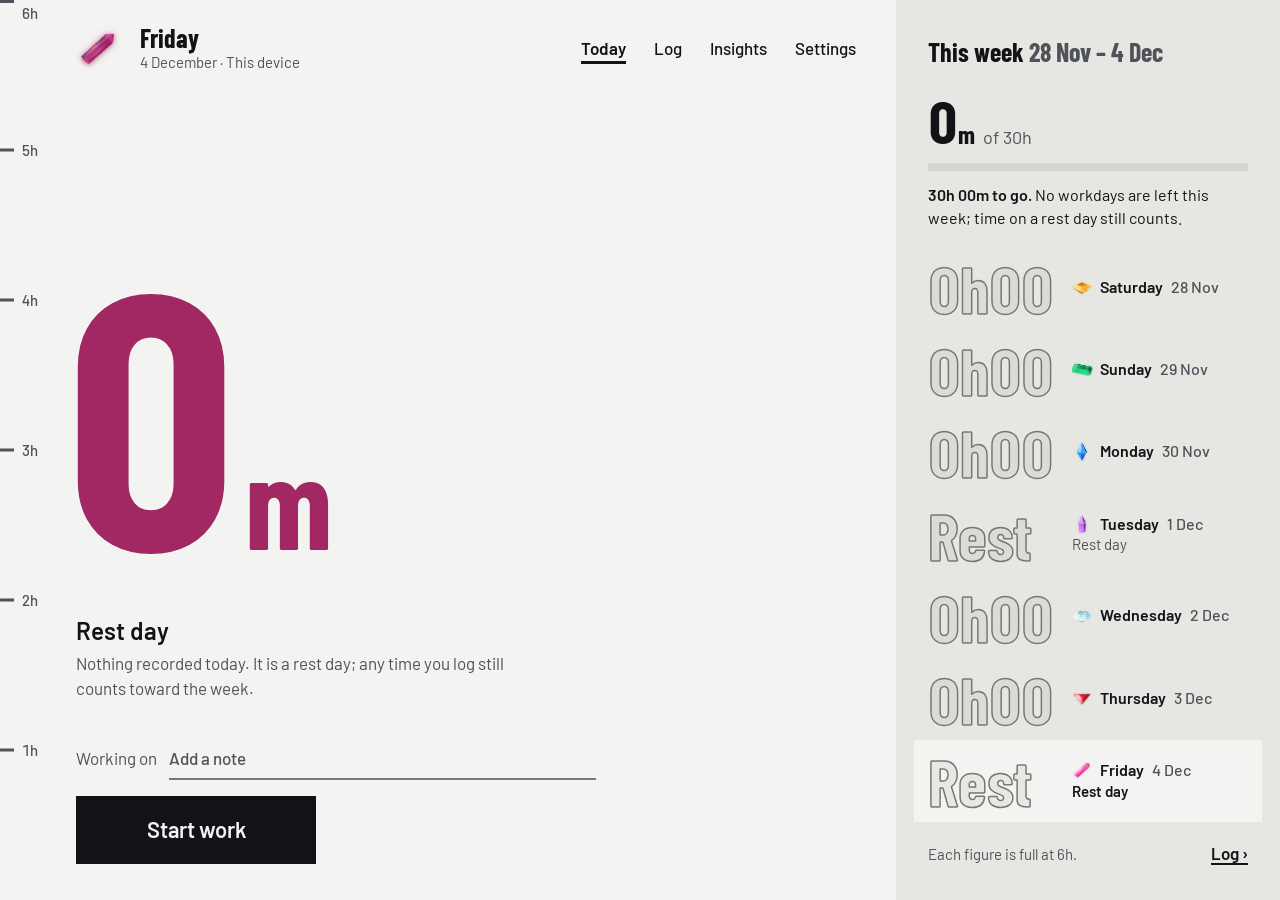
<file: index.html>
<!DOCTYPE html>
<html lang="en">
<head>
    <meta charset="UTF-8">
    <meta name="viewport" content="width=device-width, initial-scale=1, viewport-fit=cover">
    <title>Today · FlowFocus</title>
    <meta name="description" content="A visual timer for your contracted hours: 6 a workday, 30 a week.">
    <link rel="manifest" href="manifest.json">
    <meta name="theme-color" content="#F3F3F1" media="(prefers-color-scheme: light)">
    <meta name="theme-color" content="#0B0C0E" media="(prefers-color-scheme: dark)">
    <meta name="mobile-web-app-capable" content="yes">
    <meta name="apple-mobile-web-app-capable" content="yes">
    <meta name="apple-mobile-web-app-status-bar-style" content="default">
    <meta name="apple-mobile-web-app-title" content="FlowFocus">
    <link rel="icon" type="image/png" sizes="32x32" href="icons/favicon-32.png">
    <link rel="icon" type="image/png" sizes="192x192" href="icons/icon-192.png">
    <link rel="apple-touch-icon" href="icons/apple-touch-icon.png">
    <link rel="preload" href="assets/fonts/barlow-condensed-700-latin.woff2" as="font" type="font/woff2" crossorigin>
    <script>
        // Before first paint: today's gem and the saved appearance, so nothing flashes.
        (function () {
            var gems = ['emerald', 'sapphire', 'amethyst', 'diamond', 'ruby', 'tourmaline', 'topaz'];
            var root = document.documentElement;
            var offset = 0;
            try {
                if (/^(localhost|127\.0\.0\.1)$/.test(location.hostname)) offset = Number(localStorage.getItem('flowFocusDevOffset')) || 0;
                var prefs = JSON.parse(localStorage.getItem('flowFocusPrefs') || '{}');
                if (prefs.mode === 'light' || prefs.mode === 'dark') root.dataset.mode = prefs.mode;
            } catch (e) { /* storage unavailable */ }
            root.dataset.gem = gems[new Date(Date.now() + offset).getDay()];
        })();
    </script>
    <link rel="stylesheet" href="css/tokens.css">
    <link rel="stylesheet" href="css/base.css">
    <link rel="stylesheet" href="css/components.css">
    <link rel="stylesheet" href="css/views.css">
    <link rel="stylesheet" href="css/gems.css">
    <script type="module" src="js/app.js"></script>
</head>
<body data-route="today">
    <a class="skip" href="#main">Skip to content</a>

    <div class="dayband" aria-hidden="true" title="Today so far"><span class="dayband-fill" id="daybandFill"></span></div>

    <header class="shell" id="shell">
        <a class="brand gem-host" href="#/today">
            <span class="brand-gem" id="brandGem"></span>
            <span class="brand-text">
                <span class="brand-name">FlowFocus</span>
                <span class="brand-sub"><span class="long" id="brandLong"></span><span class="short" id="brandShort"></span> · <span class="sync" data-sync-label></span></span>
            </span>
        </a>
        <nav class="nav" aria-label="Screens" data-nav-host="nav-a"></nav>
        <div class="menu-wrap">
            <button class="menu-btn" type="button" aria-expanded="false" aria-controls="shellMenu">Menu</button>
            <div class="menu" id="shellMenu" data-menu hidden></div>
        </div>
    </header>

    <main id="main" tabindex="-1">
        <div class="panes view-today" id="view-today" data-view="today"></div>
        <div class="wrap view-log" id="view-log" data-view="log" hidden></div>
        <div class="wrap view-insights" id="view-insights" data-view="insights" hidden></div>
        <div class="wrap view-settings" id="view-settings" data-view="settings" hidden></div>
    </main>

    <div class="window-banner" id="windowBanner" role="region" aria-label="View-only window" hidden></div>
    <div class="notices" id="notices" aria-live="polite" aria-relevant="additions"></div>

    <noscript><p class="noscript">FlowFocus needs JavaScript to run its timer.</p></noscript>
</body>
</html>
</file>
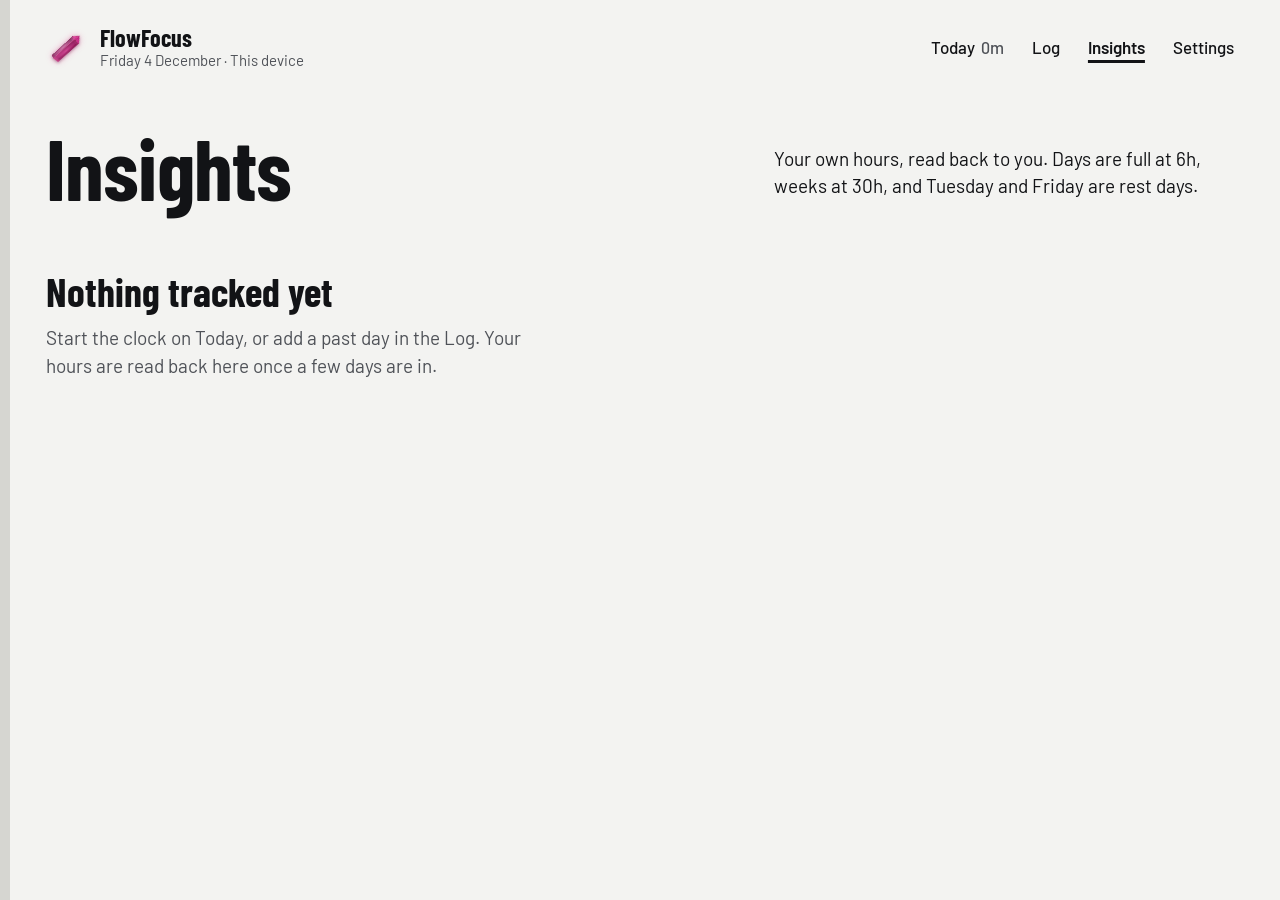
<file: weekly-reflection.html>
<!DOCTYPE html>
<html lang="en">
<head>
    <meta charset="UTF-8">
    <meta name="viewport" content="width=device-width, initial-scale=1">
    <title>FlowFocus</title>
    <meta http-equiv="refresh" content="0; url=./index.html#/insights">
    <script>location.replace('./index.html#/insights');</script>
    <style>
        body { margin: 0; padding: 24px 16px; background: #F4F5F7; color: #111317; font: 16px/1.5 system-ui, sans-serif; }
        a { color: inherit; font-weight: 700; }
        @media (prefers-color-scheme: dark) { body { background: #0E0F11; color: #F4F5F7; } }
    </style>
</head>
<body>
    <p>Insights now live inside FlowFocus. <a href="./index.html#/insights">Open Insights</a>.</p>
</body>
</html>
</file>
<file: css/tokens.css>
/* FlowFocus tokens: the flood and the filled numerals.
   One display face (Barlow Condensed 700, for the ink mass its filled numerals
   carry) and one text face (Barlow). The day's gem colour fills things from the
   bottom up, flat and hard: the whole Today screen against 6h, every numeral
   against 6h for a day or 30h for a week. Pale ground and dark ink, or a
   near-black ground for evenings.

   Mode: no data-mode follows the device; data-mode="light" or "dark" is the
   choice made in Settings (index.html applies it before first paint).

   Memory: nothing here is registered with @property. The levels (--lvl,
   --level, --cut, --p) are plain custom properties read by clip-path and
   transform, and only those standard properties are transitioned. Animating a
   registered custom property fills Blink's computed-value cache (see gems.css). */

/* ------------------------------------------------------------ faces (self-hosted, latin, OFL) */

@font-face {
    font-family: "Barlow Condensed";
    font-style: normal;
    font-weight: 700;
    font-display: swap;
    src: url("../assets/fonts/barlow-condensed-700-latin.woff2") format("woff2");
    unicode-range: U+0000-00FF, U+0131, U+0152-0153, U+02BB-02BC, U+02C6, U+02DA, U+02DC, U+0304, U+0308, U+0329, U+2000-206F, U+20AC, U+2122, U+2191, U+2193, U+2212, U+2215, U+FEFF, U+FFFD;
}

@font-face {
    font-family: "Barlow";
    font-style: normal;
    font-weight: 400;
    font-display: swap;
    src: url("../assets/fonts/barlow-400-latin.woff2") format("woff2");
    unicode-range: U+0000-00FF, U+0131, U+0152-0153, U+02BB-02BC, U+02C6, U+02DA, U+02DC, U+0304, U+0308, U+0329, U+2000-206F, U+20AC, U+2122, U+2191, U+2193, U+2212, U+2215, U+FEFF, U+FFFD;
}

@font-face {
    font-family: "Barlow";
    font-style: normal;
    font-weight: 500;
    font-display: swap;
    src: url("../assets/fonts/barlow-500-latin.woff2") format("woff2");
    unicode-range: U+0000-00FF, U+0131, U+0152-0153, U+02BB-02BC, U+02C6, U+02DA, U+02DC, U+0304, U+0308, U+0329, U+2000-206F, U+20AC, U+2122, U+2191, U+2193, U+2212, U+2215, U+FEFF, U+FFFD;
}

@font-face {
    font-family: "Barlow";
    font-style: normal;
    font-weight: 600;
    font-display: swap;
    src: url("../assets/fonts/barlow-600-latin.woff2") format("woff2");
    unicode-range: U+0000-00FF, U+0131, U+0152-0153, U+02BB-02BC, U+02C6, U+02DA, U+02DC, U+0304, U+0308, U+0329, U+2000-206F, U+20AC, U+2122, U+2191, U+2193, U+2212, U+2215, U+FEFF, U+FFFD;
}

/* ------------------------------------------------------------ light (the default) */

:root {
    color-scheme: light;

    /* grounds and inks */
    --ground: #F3F3F1;
    --surface: #E6E6E2;
    --raised: #FBFBFA;
    --ink: #121316;
    --muted: #4F5258;
    --still-mix: #C3C3BE;
    --track: #D6D6D1;
    --shadow: 0 18px 48px rgb(0 0 0 / 0.18);

    /* break and warnings */
    --break: #12A39A;
    --break-ink: #0B6E68;
    --break-on: #0B1110;
    --warn: #A3122E;

    /* the empty numeral: a drawn edge at 3:1 on ground and surface, and a faint inside */
    --edge: #7A7A76;
    --void: color-mix(in oklab, var(--ink) 5%, transparent);

    /* gems: fill, an ink shade for edges and text, and the colour for marks printed over the fill */
    --topaz: #F29A0E;      --topaz-ink: #8F5A00;      --topaz-on: #111317;
    --emerald: #17925C;    --emerald-ink: #0C6440;    --emerald-on: #FFFFFF;
    --sapphire: #2453CC;   --sapphire-ink: #1A3E9E;   --sapphire-on: #FFFFFF;
    --amethyst: #8444C6;   --amethyst-ink: #612F97;   --amethyst-on: #FFFFFF;
    --diamond: #A9D2E4;    --diamond-ink: #2F6684;    --diamond-on: #111317;
    --ruby: #D42A4C;       --ruby-ink: #9A1533;       --ruby-on: #FFFFFF;
    --tourmaline: #D6428A; --tourmaline-ink: #A12863; --tourmaline-on: #FFFFFF;
    --clear: #CDD2D9;      --clear-ink: #5D646E;      --clear-on: #111317;

    /* gem facets (gems.css): how much of the gem sits at the lit and shaded ends of a facet */
    --gem-lift: #FFFFFF;
    --gem-sink: #000000;
    --gem-lit-k: 64%;
    --gem-shade-k: 62%;
    --gem-pale-lit-k: 82%;
    --gem-deep-lift: 0%;
    --gem-bloom: 30%;

    /* type */
    --f-display: "Barlow Condensed", "Arial Narrow", "Roboto Condensed", sans-serif;
    --f-text: "Barlow", "Segoe UI", system-ui, sans-serif;

    /* motion */
    --rise: 1100ms;
    --ease-rise: cubic-bezier(0.22, 0.8, 0.3, 1);
    --ease-out: cubic-bezier(0.16, 1, 0.3, 1);

    /* Today's stage: the scale lives in the left gutter */
    --x0: 76px;
    --gut-r: 40px;
    --top: 24px;
    /* the other screens' frame */
    --gut: clamp(20px, 3.6vw, 56px);
    --band: 10px;
}

/* ------------------------------------------------------------ dark: by choice, or by the device */

:root[data-mode="dark"] {
    color-scheme: dark;
    --ground: #0B0C0E;
    --surface: #17181B;
    --raised: #1F2024;
    --ink: #EDEDEA;
    --muted: #A3A6AB;
    --still-mix: #8E8F92;
    --track: #2A2B2F;
    --shadow: 0 18px 48px rgb(0 0 0 / 0.6);
    --break: #2BBFB4;
    --break-ink: #7BE0D7;
    --break-on: #0B1110;
    --warn: #FF9AAE;
    --edge: #6E6F73;
    --void: color-mix(in oklab, var(--ink) 6%, transparent);

    --topaz: #F2AA34;      --topaz-ink: #FFC766;      --topaz-on: #111317;
    --emerald: #2DB077;    --emerald-ink: #6FD9A4;    --emerald-on: #0E0F11;
    --sapphire: #5584F0;   --sapphire-ink: #A3BCFF;   --sapphire-on: #0E0F11;
    --amethyst: #A36EE6;   --amethyst-ink: #CFAEFF;   --amethyst-on: #0E0F11;
    --diamond: #8EBDD2;    --diamond-ink: #BFE3F2;    --diamond-on: #0E0F11;
    --ruby: #E8506E;       --ruby-ink: #FF9AAE;       --ruby-on: #0E0F11;
    --tourmaline: #EC69A9; --tourmaline-ink: #FFA3CF; --tourmaline-on: #0E0F11;
    --clear: #5A616B;      --clear-ink: #AEB5BE;      --clear-on: #F1F2F4;

    --gem-lit-k: 70%;
    --gem-shade-k: 58%;
    --gem-pale-lit-k: 70%;
    --gem-deep-lift: 30%;
    --gem-bloom: 42%;
}

@media (prefers-color-scheme: dark) {
    :root:not([data-mode="light"]) {
        color-scheme: dark;
        --ground: #0B0C0E;
        --surface: #17181B;
        --raised: #1F2024;
        --ink: #EDEDEA;
        --muted: #A3A6AB;
        --still-mix: #8E8F92;
        --track: #2A2B2F;
        --shadow: 0 18px 48px rgb(0 0 0 / 0.6);
        --break: #2BBFB4;
        --break-ink: #7BE0D7;
        --break-on: #0B1110;
        --warn: #FF9AAE;
        --edge: #6E6F73;
        --void: color-mix(in oklab, var(--ink) 6%, transparent);

        --topaz: #F2AA34;      --topaz-ink: #FFC766;      --topaz-on: #111317;
        --emerald: #2DB077;    --emerald-ink: #6FD9A4;    --emerald-on: #0E0F11;
        --sapphire: #5584F0;   --sapphire-ink: #A3BCFF;   --sapphire-on: #0E0F11;
        --amethyst: #A36EE6;   --amethyst-ink: #CFAEFF;   --amethyst-on: #0E0F11;
        --diamond: #8EBDD2;    --diamond-ink: #BFE3F2;    --diamond-on: #0E0F11;
        --ruby: #E8506E;       --ruby-ink: #FF9AAE;       --ruby-on: #0E0F11;
        --tourmaline: #EC69A9; --tourmaline-ink: #FFA3CF; --tourmaline-on: #0E0F11;
        --clear: #5A616B;      --clear-ink: #AEB5BE;      --clear-on: #F1F2F4;

        --gem-lit-k: 70%;
        --gem-shade-k: 58%;
        --gem-pale-lit-k: 70%;
        --gem-deep-lift: 30%;
        --gem-bloom: 42%;
    }
}

/* ------------------------------------------------------------ gems */

/* Each gem-bearing element names its gem; --g (fill), --gi (ink), --go (marks on the fill) follow. */
[data-gem="topaz"] { --g: var(--topaz); --gi: var(--topaz-ink); --go: var(--topaz-on); }
[data-gem="emerald"] { --g: var(--emerald); --gi: var(--emerald-ink); --go: var(--emerald-on); }
[data-gem="sapphire"] { --g: var(--sapphire); --gi: var(--sapphire-ink); --go: var(--sapphire-on); }
[data-gem="amethyst"] { --g: var(--amethyst); --gi: var(--amethyst-ink); --go: var(--amethyst-on); }
[data-gem="diamond"] { --g: var(--diamond); --gi: var(--diamond-ink); --go: var(--diamond-on); }
[data-gem="ruby"] { --g: var(--ruby); --gi: var(--ruby-ink); --go: var(--ruby-on); }
[data-gem="tourmaline"] { --g: var(--tourmaline); --gi: var(--tourmaline-ink); --go: var(--tourmaline-on); }
[data-gem="clear"] { --g: var(--clear); --gi: var(--clear-ink); --go: var(--clear-on); }

/* A cut gem's glass: three stops in OKLCH, deep (shadow) -> mid (body) -> hi (lit),
   held at full chroma so shaded facets go rich, not grey, and lit ones glow in
   their own colour. --glass is how much of the inside shows through a facet. */
:is(.gem, .gem-grad)[data-gem="topaz"] { --c-deep: oklch(0.3 0.095 52); --c-mid: oklch(0.74 0.175 65); --c-hi: oklch(0.94 0.15 92); --glass: 0.82; }
:is(.gem, .gem-grad)[data-gem="emerald"] { --c-deep: oklch(0.19 0.075 168); --c-mid: oklch(0.55 0.175 158); --c-hi: oklch(0.86 0.215 156); --glass: 0.86; }
:is(.gem, .gem-grad)[data-gem="sapphire"] { --c-deep: oklch(0.17 0.115 268); --c-mid: oklch(0.46 0.215 264); --c-hi: oklch(0.78 0.17 245); --glass: 0.85; }
:is(.gem, .gem-grad)[data-gem="amethyst"] { --c-deep: oklch(0.18 0.12 305); --c-mid: oklch(0.5 0.235 305); --c-hi: oklch(0.8 0.17 318); --glass: 0.87; }
:is(.gem, .gem-grad)[data-gem="diamond"] { --c-deep: oklch(0.3 0.1 255); --c-mid: oklch(0.88 0.06 220); --c-hi: oklch(1 0.005 205); --glass: 0.8; --spec-pow: 5; }
:is(.gem, .gem-grad)[data-gem="ruby"] { --c-deep: oklch(0.17 0.11 18); --c-mid: oklch(0.5 0.245 24); --c-hi: oklch(0.77 0.2 18); --glass: 0.85; }
:is(.gem, .gem-grad)[data-gem="tourmaline"] { --c-deep: oklch(0.2 0.125 350); --c-mid: oklch(0.56 0.25 355); --c-hi: oklch(0.82 0.18 350); --glass: 0.86; }
:is(.gem, .gem-grad)[data-gem="clear"] { --c-deep: oklch(0.28 0.07 265); --c-mid: oklch(0.86 0.03 240); --c-hi: oklch(1 0.004 225); --glass: 0.8; --spec-pow: 5; }
</file>
<file: css/base.css>
/* Base: reset, type, focus, and the filled numeral. */

*, *::before, *::after { box-sizing: border-box; }

html {
    -webkit-text-size-adjust: 100%;
    text-size-adjust: 100%;
}

body {
    margin: 0;
    min-height: 100vh;
    background: var(--ground);
    color: var(--ink);
    font: 400 17px/1.5 var(--f-text);
    font-kerning: normal;
    -webkit-font-smoothing: antialiased;
    -webkit-tap-highlight-color: transparent;
}

h1, h2, h3, p, dl, dd, figure { margin: 0; }
ol, ul { margin: 0; padding: 0; list-style: none; }
button, input, select, textarea { font: inherit; color: inherit; }
a { color: inherit; text-underline-offset: 0.2em; text-decoration-thickness: 2px; }
[hidden] { display: none !important; }
::selection { background: var(--ink); color: var(--ground); }
:focus-visible { outline: 3px solid var(--ink); outline-offset: 3px; }
:focus:not(:focus-visible) { outline: none; }
.tnum { font-variant-numeric: tabular-nums; }
.muted { color: var(--muted); }

.sr-only {
    position: absolute;
    width: 1px;
    height: 1px;
    overflow: hidden;
    clip-path: inset(50%);
    white-space: nowrap;
}

.skip {
    position: absolute;
    z-index: 40;
    left: 16px;
    top: -100px;
    padding: 12px 16px;
    background: var(--ink);
    color: var(--ground);
    font-weight: 600;
}
.skip:focus { top: 12px; }

#main:focus,
h1[tabindex="-1"]:focus { outline: none; }

.noscript { padding: 24px var(--gut); font-size: 19px; }

/* ============================================================ the filled numeral */

/* Two copies of the same figures: the empty vessel (a faint inside, a drawn edge)
   and the gem-coloured copy, cut off flat at the level (--lvl, 0 to 1). The box
   is trimmed to the cap height and the baseline, so the level is a share of the
   figures themselves. Only clip-path is transitioned; --lvl is never registered. */
.nf {
    position: relative;
    display: block;
    width: max-content;
    font-family: var(--f-display);
    font-weight: 700;
    line-height: 1;
    letter-spacing: -0.01em;
    white-space: nowrap;
    font-variant-numeric: tabular-nums lining-nums;
    color: var(--edge);
    -webkit-text-fill-color: var(--void);
    -webkit-text-stroke: max(1.5px, 0.012em) currentColor;
    paint-order: stroke fill;
    text-box: trim-both cap alphabetic;
    pointer-events: none;
}

.nf-fill {
    position: absolute;
    inset: 0;
    -webkit-text-fill-color: var(--g, var(--ink));
    -webkit-text-stroke-color: var(--gi, var(--ink));
    text-box: trim-both cap alphabetic;
    /* a hard, flat edge at the level */
    clip-path: inset(calc((1 - var(--lvl, 0)) * 100%) -12% -0.02em -12%);
    transition: clip-path var(--rise) var(--ease-rise);
}
.nf.is-empty .nf-fill { visibility: hidden; }

/* A week fills with each day in turn: one copy per day, cut to its own band. */
.nf-band {
    position: absolute;
    inset: 0;
    -webkit-text-fill-color: var(--g);
    -webkit-text-stroke-color: var(--gi);
    text-box: trim-both cap alphabetic;
    clip-path: inset(calc((1 - var(--to)) * 100%) -12% calc(var(--from) * 100%) -12%);
}
.nf-band.is-first { clip-path: inset(calc((1 - var(--to)) * 100%) -12% -0.02em -12%); }

/* On a dark ground the filled copy's edge is the fill itself. */
:root[data-mode="dark"] :is(.nf-fill, .nf-band) { -webkit-text-stroke-color: var(--g, var(--ink)); }
@media (prefers-color-scheme: dark) {
    :root:not([data-mode="light"]) :is(.nf-fill, .nf-band) { -webkit-text-stroke-color: var(--g, var(--ink)); }
}

/* ============================================================ motion */

@media (prefers-reduced-motion: reduce) {
    *, *::before, *::after {
        transition: none !important;
        animation: none !important;
        scroll-behavior: auto !important;
    }
}
</file>
<file: css/components.css>
/* Components shared by every screen: the shell, links, the menu, buttons,
   fields, the week bar, notices and the view-only banner. */

/* ============================================================ the shell (every screen but Today) */

/* Today's level, always at the window's left edge: a thin flood. */
.dayband {
    position: fixed;
    z-index: 5;
    left: 0;
    top: 0;
    bottom: 0;
    width: var(--band);
    background: var(--track);
}
.dayband-fill {
    position: absolute;
    inset: 0;
    background: var(--g);
    clip-path: inset(calc((1 - var(--lvl, 0)) * 100%) 0 0 0);
    transition: clip-path var(--rise) var(--ease-rise);
}

.shell {
    position: relative;
    z-index: 6;
    display: flex;
    align-items: center;
    justify-content: space-between;
    gap: 16px;
    min-height: 88px;
    padding: 16px var(--gut) 8px;
}

body[data-route="today"] :is(.shell, .dayband) { display: none; }

.brand { display: flex; align-items: center; gap: 14px; min-width: 0; text-decoration: none; }
.brand-gem { flex: none; display: grid; place-items: center; width: 40px; height: 40px; }
.brand-text { display: grid; min-width: 0; }
.brand-name { font: 700 24px/1.05 var(--f-display); }
.brand-sub { font-size: 15px; line-height: 1.35; color: var(--muted); white-space: nowrap; }
.brand-sub .short { display: none; }
.brand:hover .brand-name { text-decoration: underline; text-underline-offset: 0.18em; }

.sync.is-error { color: var(--warn); font-weight: 600; }

.nav { display: flex; align-items: center; gap: 4px; margin-right: -12px; }
.nav-a,
.menu-btn {
    display: inline-flex;
    align-items: center;
    gap: 6px;
    min-height: 44px;
    padding: 0 12px;
    font-size: 17px;
    font-weight: 500;
    text-decoration: none;
    background: none;
    border: 0;
    cursor: pointer;
}
.nav-a:hover,
.menu-btn:hover { text-decoration: underline; text-underline-offset: 0.25em; }
.nav-a[aria-current="page"] {
    font-weight: 600;
    text-decoration: underline;
    text-decoration-thickness: 3px;
    text-underline-offset: 0.35em;
}
.nav-fig { color: var(--muted); font-weight: 500; font-variant-numeric: tabular-nums; }
[aria-current="page"] > .nav-fig { display: none; }

.menu-wrap { position: relative; display: none; }
.menu-btn { margin-right: -12px; font-weight: 600; }
.menu {
    position: absolute;
    z-index: 30;
    top: calc(100% + 8px);
    right: -8px;
    width: min(320px, calc(100vw - 32px));
    padding: 8px 0 16px;
    background: var(--ground);
    color: var(--ink);
    box-shadow: var(--shadow); /* the menu floats over the page */
}
.menu-a {
    display: flex;
    align-items: center;
    gap: 8px;
    min-height: 52px;
    padding: 0 20px;
    font-size: 19px;
    font-weight: 500;
    text-decoration: none;
}
.menu-a:hover { background: var(--surface); }
.menu-a[aria-current="page"] { font-weight: 600; }
.menu-a[aria-current="page"]::after { content: "· here"; color: var(--muted); font-weight: 400; font-size: 16px; }
.menu-sync { padding: 10px 20px 0; font-size: 15px; color: var(--muted); }
.menu-sync strong { color: var(--ink); font-weight: 600; }

/* The page title and its sentence. */
.wrap { padding: 0 var(--gut) 120px; }
.page-head {
    display: grid;
    grid-template-columns: auto minmax(0, 46ch);
    align-items: end;
    justify-content: space-between;
    gap: 16px 48px;
    padding: 40px 0 64px;
}
.page-head h1 { font: 700 clamp(56px, 3rem + 3vw, 96px)/0.9 var(--f-display); letter-spacing: -0.01em; }
.page-head h1:focus { outline: none; }
.lede { font-size: 19px; line-height: 1.45; padding-bottom: 6px; }

/* ============================================================ buttons */

.b {
    display: inline-flex;
    align-items: center;
    justify-content: center;
    min-height: 48px;
    padding: 0 22px;
    border: 2px solid var(--ink);
    border-radius: 0;
    background: transparent;
    color: var(--ink);
    font-size: 17px;
    font-weight: 600;
    text-decoration: none;
    cursor: pointer;
    transition: background-color 160ms ease, color 160ms ease, transform 120ms ease;
}
.b:hover { background: var(--ink); color: var(--ground); }
.b:active { transform: translateY(1px); }
.b-solid { background: var(--ink); color: var(--ground); }
.b-solid:hover { background: color-mix(in oklab, var(--ink) 84%, var(--ground)); }
.b-warn { border-color: var(--warn); color: var(--warn); }
.b-warn:hover { background: var(--warn); color: var(--ground); }
.b:disabled,
.b[aria-disabled="true"] { cursor: default; border-style: dashed; background: transparent; color: var(--muted); border-color: var(--muted); transform: none; }

/* ============================================================ fields */

/* A filled field with a firm bottom edge. */
.field { display: grid; gap: 8px; min-width: 0; }
.field label { font-size: 15px; font-weight: 600; }
.field input {
    width: 100%;
    min-height: 48px;
    padding: 0 14px;
    border: 0;
    border-bottom: 2px solid var(--edge);
    border-radius: 0;
    background: var(--raised);
    color: var(--ink);
}
.field input:focus-visible { outline-offset: 2px; border-bottom-color: var(--ink); }
.field input::placeholder { color: var(--muted); opacity: 1; }
.field input[aria-invalid="true"] { border-bottom-color: var(--warn); }

/* What a section says back after an action. */
.say { font-size: 16px; color: var(--muted); min-height: 1.5em; }
.say.is-error { color: var(--warn); font-weight: 600; }

/* A thin bar: a total against 30h. Scaled, never resized. */
.bar { height: 8px; background: var(--track); overflow: hidden; }
.bar > span {
    display: block;
    height: 100%;
    background: var(--ink);
    transform: scaleX(var(--p, 0));
    transform-origin: left center;
    transition: transform 900ms var(--ease-rise);
}

/* A choice of a few: 4 weeks, 8 weeks... */
.seg { display: inline-flex; flex-wrap: wrap; gap: 4px; }
.seg button {
    min-height: 44px;
    padding: 0 16px;
    border: 2px solid var(--ink);
    border-radius: 0;
    background: transparent;
    font-weight: 600;
    cursor: pointer;
}
.seg button:hover { background: var(--surface); }
.seg button[aria-checked="true"] { background: var(--ink); color: var(--ground); }

/* ============================================================ notices */

.notices {
    position: fixed;
    z-index: 35;
    right: 24px;
    bottom: 24px;
    display: grid;
    gap: 8px;
    width: min(420px, calc(100vw - 32px));
    pointer-events: none;
}
.notice {
    display: grid;
    grid-template-columns: minmax(0, 1fr) auto auto;
    align-items: center;
    gap: 4px 8px;
    padding: 14px 8px 14px 18px;
    background: var(--ink);
    color: var(--ground);
    box-shadow: var(--shadow); /* it floats over whatever is under it */
    pointer-events: auto;
    transition: opacity 160ms ease, transform 160ms ease;
}
.notice.is-leaving { opacity: 0; transform: translateY(6px); }
.notice-title { font-weight: 600; }
.notice-text { font-size: 15px; line-height: 1.4; color: color-mix(in oklab, var(--ground) 82%, var(--ink)); }
.notice-action,
.notice-close {
    min-height: 44px;
    padding: 0 12px;
    background: none;
    border: 0;
    color: inherit;
    font-weight: 600;
    cursor: pointer;
}
.notice-action { text-decoration: underline; text-underline-offset: 0.2em; }
.notice-close { display: grid; place-items: center; width: 44px; padding: 0; }
.notice-close svg { width: 18px; height: 18px; stroke: currentColor; stroke-width: 2; fill: none; }
.notice :focus-visible { outline-color: var(--ground); }

/* ============================================================ the view-only banner */

.window-banner {
    position: fixed;
    z-index: 34;
    left: 0;
    right: 0;
    bottom: 0;
    display: flex;
    flex-wrap: wrap;
    align-items: center;
    justify-content: space-between;
    gap: 12px 24px;
    padding: 16px var(--gut) max(16px, env(safe-area-inset-bottom));
    background: var(--ink);
    color: var(--ground);
}
.window-banner p { max-width: 64ch; }
.window-banner .b { border-color: var(--ground); color: var(--ground); }
.window-banner .b:hover { background: var(--ground); color: var(--ink); }
.window-banner :focus-visible { outline-color: var(--ground); }

/* ============================================================ narrower screens */

@media (max-width: 1100px) {
    .nav { display: none; }
    .menu-wrap { display: block; }
}

@media (max-width: 719px) {
    :root { --gut: 20px; --band: 6px; }
    .shell { min-height: 72px; padding-top: 12px; }
    .brand-gem { width: 36px; height: 36px; }
    .brand-name { font-size: 22px; }
    .brand-sub { font-size: 14px; }
    .brand-sub .long { display: none; }
    .brand-sub .short { display: inline; }
    .page-head { grid-template-columns: 1fr; padding: 24px 0 40px; }
    .lede { font-size: 17px; }

    /* On a phone the notices sit at the top, clear of the big button. */
    .notices { left: 16px; right: 16px; top: max(12px, env(safe-area-inset-top)); bottom: auto; width: auto; }
}
</file>
<file: css/views.css>
/* The four screens: Today (the flood and the week), Log, Insights, Settings. */

/* ============================================================ Today: the stage */

body[data-route="today"] { overflow: hidden; height: 100%; }
html:has(body[data-route="today"]) { height: 100%; }

.panes {
    height: 100vh;
    height: 100svh;
    display: grid;
    grid-template-columns: minmax(0, 1fr) clamp(320px, 30vw, 440px);
}

.pane { position: relative; min-width: 0; height: 100%; }

.stage {
    --level: 0;
    --cap: 0;
    --cap-y: 0px;
    --fig-y: 0px;
    --ctl-y: 0px;
    --fig-size: 200px;
    --flood: var(--g);
    --flood-ink: var(--go);
    overflow: hidden;
    isolation: isolate;
}

.stage[data-state="on-break"] { --flood: var(--break); --flood-ink: var(--break-on); }
.stage:is([data-state="paused"], [data-state="idle"]) { --flood: color-mix(in oklch, var(--g) 34%, var(--still-mix)); }
.stage[data-state="break-exhausted"] { --flood: color-mix(in oklch, var(--break) 34%, var(--still-mix)); --flood-ink: var(--break-on); }

/* The flood: a flat field of the day's colour, from the bottom up to the level. */
.flood {
    position: absolute;
    inset: 0;
    z-index: 1;
    color: var(--flood-ink);
    background: var(--flood);
    clip-path: inset(calc((1 - var(--level)) * 100%) 0 0 0);
    transition: clip-path var(--rise) var(--ease-rise), background-color 700ms ease;
}

/* Big text carries two copies of itself: ground ink above the level, flood ink below. */
.ink2 { position: relative; --soft: var(--muted); }
.ink2 > .i-dry,
.ink2 > .i-wet { display: block; transition: clip-path var(--rise) var(--ease-rise); }
.ink2 > .i-dry { color: var(--ink); clip-path: inset(0 0 calc(100% - var(--cut, 9999px)) 0); }
.ink2 > .i-wet {
    position: absolute;
    inset: 0;
    color: var(--flood-ink);
    --soft: color-mix(in oklab, var(--flood-ink) 82%, var(--flood));
    clip-path: inset(var(--cut, 9999px) 0 0 0);
}

/* The measuring marks on the left edge. */
.scale {
    position: absolute;
    inset: 0 auto 0 0;
    width: calc(var(--x0) - 16px);
    margin: 0;
    padding: 0;
    list-style: none;
    font: 500 15px/1 var(--f-text);
    font-variant-numeric: tabular-nums;
}
.scale li {
    position: absolute;
    left: 0;
    bottom: calc(var(--h) / 6 * 100%);
    display: flex;
    align-items: center;
    gap: 8px;
    transform: translateY(50%);
    color: var(--muted);
}
.flood .scale li { color: color-mix(in oklab, var(--flood-ink) 82%, var(--flood)); }
.scale li::before { content: ""; width: 14px; height: 3px; background: currentColor; }
.scale li.six { top: 0; bottom: auto; align-items: flex-start; transform: none; }
.scale li.six span { padding-top: 6px; }

/* The break line: how high the flood may rise on this break. A field between
   the level and the cap, and a firm line at the cap. */
.band {
    position: absolute;
    inset: 0;
    background: color-mix(in oklab, var(--break) 24%, var(--ground));
    clip-path: inset(calc((1 - var(--cap)) * 100%) 0 calc(var(--level) * 100%) 0);
    transition: clip-path var(--rise) var(--ease-rise);
}
.band-line {
    position: absolute;
    left: 0;
    right: 0;
    top: 0;
    height: 4px;
    background: var(--break-ink);
    transform: translateY(var(--cap-y));
    transition: transform var(--rise) var(--ease-rise);
}
.band-label {
    position: absolute;
    right: var(--gut-r);
    bottom: 100%;
    margin-bottom: 8px;
    font: 500 15px/1.2 var(--f-text);
    color: var(--break-ink);
}

/* Today's hours, centred on the level line. */
.readout {
    position: absolute;
    top: 0;
    left: var(--x0);
    right: var(--gut-r);
    z-index: 2;
    transform: translateY(var(--fig-y));
    transition: transform var(--rise) var(--ease-rise);
}

.figure {
    margin: 0 0 0 -0.04em;
    font-family: var(--f-display);
    font-weight: 700;
    font-size: var(--fig-size);
    line-height: 1;
    letter-spacing: -0.01em;
    word-spacing: -0.12em;
    font-variant-numeric: tabular-nums lining-nums;
    white-space: nowrap;
    width: max-content;
}
.figure > span { text-box: trim-both cap alphabetic; }
.figure .u { font-size: 0.36em; font-weight: 700; letter-spacing: 0; margin: 0 0.18em 0 0.06em; }
.figure .u:last-child { margin-right: 0; }
.figure-probe { position: absolute; visibility: hidden; pointer-events: none; font-size: 100px; }

/* In light, the dry figure is printed in the gem's ink (the break's ink on a break). */
.figure > .i-dry { color: var(--gi); }
.stage:is([data-state="on-break"], [data-state="break-exhausted"]) .figure > .i-dry { color: var(--break-ink); }
:root[data-mode="dark"] .stage .figure > .i-dry { color: var(--ink); }
@media (prefers-color-scheme: dark) {
    :root:not([data-mode="light"]) .stage .figure > .i-dry { color: var(--ink); }
}

.status { margin-top: clamp(18px, 0.09 * var(--fig-size), 30px); font: 500 clamp(19px, 0.95rem + 0.7vw, 27px)/1.2 var(--f-text); }
.ink2.status > span { display: flex; flex-wrap: wrap; align-items: baseline; column-gap: 14px; row-gap: 2px; }
.status strong { font-weight: 600; }
.status .clock { font-variant-numeric: tabular-nums; }
.status .clock-note { font-weight: 400; color: var(--soft); }
.ink2.subline > .i-dry { color: var(--muted); }
.ink2.subline > .i-wet { color: var(--soft); }
.subline { margin-top: 6px; max-width: 44ch; font-size: 17px; line-height: 1.45; text-wrap: pretty; }

/* Each control knows which side of the level it sits on (.is-wet) and takes that side's ink. */
[data-ink] {
    --side-ink: var(--ink);
    --side-ground: var(--ground);
    --side-soft: var(--muted);
    color: var(--side-ink);
    transition: color 400ms ease;
}
[data-ink].is-wet {
    --side-ink: var(--flood-ink);
    --side-ground: var(--flood);
    --side-soft: color-mix(in oklab, var(--flood-ink) 82%, var(--flood));
}
.stage :focus-visible { outline: 3px solid var(--side-ink, var(--ink)); outline-offset: 3px; }

.top {
    position: absolute;
    z-index: 4; /* above the controls, so the open menu is never under them */
    top: var(--top);
    left: var(--x0);
    right: var(--gut-r);
    display: flex;
    align-items: center;
    justify-content: space-between;
    gap: 16px;
    pointer-events: none;
}
.top > * { pointer-events: auto; }

.mark { display: flex; align-items: center; gap: 14px; min-width: 0; }
/* The gem sits in a setting of the flood's ink once the flood reaches it,
   so a topaz gem never vanishes into a topaz screen. */
.seat {
    flex: none;
    display: grid;
    place-items: center;
    width: 56px;
    height: 56px;
    margin: -6px 0 -6px -6px;
    border-radius: 50%;
    background: transparent;
    transition: background-color 400ms ease;
}
.seat .gem { font-size: 42px; }
.mark.is-wet .seat { background: var(--flood-ink); }
.mark h1 { font: 700 26px/1.05 var(--f-display); letter-spacing: 0; }
.mark .sub { margin-top: 2px; font-size: 15px; line-height: 1.3; color: var(--side-soft); }
.mark .sync.is-error { color: var(--side-ink); }

.stage .nav { margin-left: auto; }
.stage .nav-a[aria-current="page"] { text-decoration-color: currentColor; }
.stage .menu { color: var(--ink); --side-ink: var(--ink); }

/* The controls: the check on closed-app time, the note, the one primary action, two quieter ones. */
.controls {
    position: absolute;
    z-index: 3;
    left: var(--x0);
    right: var(--gut-r);
    top: 0;
    transform: translateY(var(--ctl-y));
    transition: transform var(--rise) var(--ease-rise);
    display: grid;
    grid-template-columns: auto 1fr;
    grid-template-areas:
        "note note"
        "primary secondary";
    align-items: center;
    gap: 16px 12px;
    max-width: 760px;
    pointer-events: none;
}
.controls > * { pointer-events: auto; }
/* The check on closed-app time takes a row of its own only while it is shown. */
.controls:has(.gap) {
    grid-template-areas:
        "gap gap"
        "note note"
        "primary secondary";
}

.note { grid-area: note; display: flex; align-items: baseline; gap: 12px; max-width: 520px; min-width: 0; }
.note label { color: var(--side-soft); white-space: nowrap; }
.note input {
    flex: 1;
    min-width: 0;
    padding: 6px 0;
    background: transparent;
    border: 0;
    border-bottom: 2px solid color-mix(in oklab, var(--side-ink) 55%, transparent);
    border-radius: 0;
    font-weight: 500;
}
.note input:focus-visible { outline-offset: 4px; border-bottom-color: var(--side-ink); }
.note input::placeholder { color: var(--side-soft); opacity: 1; }
.note input:disabled { opacity: 0.7; }

.btn {
    min-height: 56px;
    padding: 0 24px;
    border: 2px solid currentColor;
    border-radius: 0;
    cursor: pointer;
    font-size: 18px;
    font-weight: 600;
    background: transparent;
    transition: background-color 160ms ease, transform 120ms ease, color 400ms ease;
}
.btn:hover { background: var(--side-ink); color: var(--side-ground); }
.btn:active { transform: translateY(1px); }
.btn:disabled { cursor: default; border-style: dashed; color: var(--side-soft); background: transparent; transform: none; }

.btn-primary {
    grid-area: primary;
    min-height: 68px;
    min-width: 240px;
    padding: 0 40px;
    font-size: 22px;
    font-weight: 600;
    border-color: var(--side-ink);
    background: var(--side-ink);
    color: var(--side-ground);
}
.btn-primary:hover { background: color-mix(in oklab, var(--side-ink) 86%, var(--side-ground)); color: var(--side-ground); }
.btn-primary:disabled { border-style: dashed; background: transparent; color: var(--side-soft); border-color: var(--side-soft); }

.secondary { grid-area: secondary; display: flex; gap: 12px; pointer-events: none; }
.secondary > * { pointer-events: auto; }

.week-link { display: none; }

/* Time counted while FlowFocus was closed: keep it, or stop it at a chosen time. */
.gap-slot { grid-area: gap; max-width: 620px; }
.gap-slot:empty { display: none; }
.gap {
    display: grid;
    gap: 14px;
    padding: 20px;
    background: var(--ground);
    color: var(--ink);
    border: 2px solid var(--ink);
}
.gap-text { font-size: 17px; line-height: 1.45; }
.gap-actions { display: flex; flex-wrap: wrap; align-items: end; gap: 12px; }
.gap-actions .field { width: 150px; }
.gap-actions .field input { background: var(--raised); }

/* ============================================================ Today: the week as filled numerals */

.week {
    display: flex;
    flex-direction: column;
    padding: calc(var(--top) + 4px) 32px 24px;
    background: var(--surface);
    color: var(--ink);
}

.week-head-row { display: flex; align-items: center; justify-content: space-between; min-height: 48px; }
.week h2 { font: 700 26px/1.05 var(--f-display); }
.week h2 .range { color: var(--muted); }

.week-total { margin-top: 14px; font-size: 18px; color: var(--muted); }
.week-total .big {
    font: 700 60px/1 var(--f-display);
    letter-spacing: -0.01em;
    color: var(--ink);
    margin-right: 8px;
    font-variant-numeric: tabular-nums;
}
.week-total .big .u { font-size: 0.42em; margin: 0 0.16em 0 0.04em; }
.week-total .big .u:last-child { margin-right: 0; }
.week .bar { margin-top: 12px; }

.week-plan { margin-top: 12px; font-size: 16px; line-height: 1.45; }
.week-plan strong { font-weight: 600; }

.wk-wrap { flex: 1; min-height: 300px; margin-top: 18px; container-type: size; }
.wk-days {
    height: 100%;
    display: grid;
    grid-template-rows: repeat(7, minmax(0, 1fr));
    font-size: clamp(34px, min(11.4cqh, 25cqw), 104px);
}
.wk-day {
    display: grid;
    grid-template-columns: 1.95em minmax(0, 1fr);
    align-items: center;
    column-gap: 16px;
    margin: 0 -14px;
    padding: 0 14px;
}
.wk-day .nf { font-size: 1em; }
.wk-day.is-today { background: var(--ground); }
.wk-meta { display: grid; gap: 1px; font-size: 16px; line-height: 1.3; min-width: 0; overflow: hidden; }
.wk-name .short { display: none; }
.wk-name { display: flex; align-items: center; gap: 8px; font-weight: 600; white-space: nowrap; }
.wk-name .date { color: var(--muted); font-weight: 500; }
.wk-gem { flex: none; display: grid; place-items: center; width: 20px; height: 20px; }
.wk-line { color: var(--muted); font-size: 15px; overflow: hidden; text-overflow: ellipsis; white-space: nowrap; }
.wk-day.is-today .wk-line { color: var(--ink); font-weight: 600; }

.week-foot { display: flex; justify-content: space-between; align-items: center; gap: 12px; margin-top: 10px; }
.week-key { font-size: 15px; color: var(--muted); }
.week-foot a { font-weight: 600; white-space: nowrap; min-height: 44px; display: inline-flex; align-items: center; }

.back-link { display: none; }

/* ============================================================ Log */

.lw + .lw { margin-top: 112px; }
.lw-head {
    display: grid;
    grid-template-columns: minmax(0, 1fr) auto;
    align-items: baseline;
    gap: 10px 24px;
    margin-bottom: 20px;
}
.lw-head h2 { font: 700 clamp(30px, 1.4rem + 1.3vw, 44px)/1.05 var(--f-display); }
.lw-total { font-size: 19px; color: var(--muted); white-space: nowrap; }
.lw-total strong { color: var(--ink); font: 700 30px/1 var(--f-display); font-variant-numeric: tabular-nums; margin-right: 4px; }
.lw-head .bar { grid-column: 1 / -1; }

.lw-days { display: grid; grid-template-columns: repeat(7, minmax(0, 1fr)); gap: 0 16px; }
.ld { container-type: inline-size; min-width: 0; }
.ld-cell {
    display: grid;
    align-content: start;
    gap: 16px;
    width: calc(100% + 24px);
    height: 100%;
    margin: 0 -12px;
    padding: 18px 12px 20px;
    border: 0;
    background: none;
    color: inherit;
    text-align: left;
}
button.ld-cell { cursor: pointer; transition: background-color 160ms ease; }
button.ld-cell:hover { background: var(--surface); }
.ld-cell .nf { font-size: min(49cqw, 104px); }
.ld.is-today .ld-cell { background: var(--surface); }
.ld.is-editing .ld-cell { background: var(--ink); color: var(--ground); --edge: var(--ground); }
.ld.is-editing .ld-meta .muted,
.ld.is-editing .ld-line { color: color-mix(in oklab, var(--ground) 78%, var(--ink)); }
.ld-meta { display: grid; gap: 2px; font-size: 16px; line-height: 1.35; min-width: 0; }
.ld-name { display: flex; align-items: center; gap: 8px; font-weight: 600; flex-wrap: wrap; column-gap: 8px; row-gap: 0; }
.ld-name .muted { font-weight: 500; }
.ld-gem { flex: none; display: grid; place-items: center; width: 20px; height: 20px; }
.ld-line { color: var(--muted); overflow-wrap: anywhere; }
.ld.is-today .ld-line .now { color: var(--ink); font-weight: 600; }
.ld.is-today.is-editing .ld-line .now { color: var(--ground); }
button.ld-cell:hover .ld-day,
button.ld-cell:focus-visible .ld-day { text-decoration: underline; text-underline-offset: 0.2em; }

/* The correction, inline under its week (wide) or its day (narrow). */
.ed-slot { grid-column: 1 / -1; }
.editor {
    display: grid;
    grid-template-columns: minmax(150px, 220px) minmax(0, 1fr) auto;
    align-items: end;
    gap: 14px 16px;
    margin: 8px 0 4px;
    padding: 24px;
    background: var(--surface);
}
.editor-title { grid-column: 1 / -1; font: 700 24px/1.1 var(--f-display); }
.editor .field input { background: var(--ground); }
.editor-actions { display: flex; gap: 10px; }
.editor .hint { grid-column: 1 / -1; font-size: 15px; color: var(--muted); }
.editor .hint.is-error { color: var(--warn); font-weight: 600; }

.log-more { margin-top: 96px; display: flex; flex-wrap: wrap; align-items: center; gap: 16px 24px; }
.log-more p { color: var(--muted); }

/* ============================================================ Insights */

.ins { padding: 0 0 128px; }
.ins h2 { font: 700 clamp(34px, 1.6rem + 1.6vw, 52px)/1.02 var(--f-display); letter-spacing: -0.005em; }
.ins-lede { margin-top: 10px; font-size: 18px; color: var(--muted); max-width: 60ch; }
.ins-band { margin-inline: calc(var(--gut) * -1); padding: 96px var(--gut) 104px; background: var(--surface); margin-bottom: 128px; }
.ins-empty { display: grid; gap: 12px; max-width: 52ch; padding-bottom: 96px; }
.ins-empty strong { font: 700 40px/1.05 var(--f-display); }
.ins-empty p { font-size: 19px; color: var(--muted); }

/* this week's pace: the week as one numeral, filled day by day against 30h */
.pace { display: grid; grid-template-columns: minmax(0, 1.25fr) minmax(0, 1fr); gap: 32px 64px; align-items: end; margin-top: 36px; }
.pace-fig { display: grid; gap: 16px; container-type: inline-size; }
/* room above the giant figure for the part of its line box the trim hides */
.pace-fig .nf { margin-top: 0.27em; font-size: min(44cqw, 340px); }
.pace-of { font-size: 18px; color: var(--muted); }
.pace-of strong { color: var(--ink); font-weight: 600; }
.pace-side { display: grid; gap: 28px; padding-bottom: 4px; }
.pace-fact { display: grid; gap: 2px; }
.pace-fact .v { font: 700 clamp(40px, 1.8rem + 2vw, 64px)/1 var(--f-display); font-variant-numeric: tabular-nums; }
.pace-fact .k { font-size: 18px; }
.left-days { display: flex; flex-wrap: wrap; gap: 10px 22px; margin-top: 4px; }
.left-days li { display: flex; align-items: center; gap: 8px; font-weight: 600; }
.left-days .muted { font-weight: 500; }
.left-days .g { display: grid; place-items: center; width: 20px; height: 20px; }

/* what stands out: plain sentences, large */
.notes-grid { display: grid; grid-template-columns: minmax(0, 1fr) minmax(0, 2fr); gap: 32px 64px; }
.notes { display: grid; gap: 28px; }
.notes li { font-size: clamp(21px, 1.1rem + 0.5vw, 27px); line-height: 1.35; max-width: 40ch; text-wrap: pretty; }
.notes li strong { font-weight: 600; }

/* the last 30 days: three figures and a calendar of small floods */
.thirty { display: grid; grid-template-columns: minmax(0, 1fr) minmax(0, 600px); gap: 40px 72px; align-items: center; margin-top: 36px; }
.facts { display: grid; gap: 30px; align-content: start; }
.fact .v { display: block; font: 700 clamp(48px, 2rem + 2.6vw, 80px)/1 var(--f-display); font-variant-numeric: tabular-nums; }
.fact .k { display: block; margin-top: 6px; font-size: 18px; }
.cal { display: grid; grid-template-columns: repeat(7, minmax(0, 1fr)); gap: 8px; }
.cal-head { font-size: 15px; font-weight: 600; padding-bottom: 2px; }
.cal-day {
    position: relative;
    aspect-ratio: 1;
    background: var(--track);
    overflow: hidden;
}
.cal-day .lvl { position: absolute; inset: 0; background: var(--g); clip-path: inset(calc((1 - var(--lvl)) * 100%) 0 0 0); }
.cal-day .d {
    position: absolute;
    left: 8px;
    top: 6px;
    font-size: 15px;
    font-weight: 600;
    font-variant-numeric: tabular-nums;
    color: var(--ink);
}
.cal-day.is-high .d { color: var(--go); }
.cal-day.is-today { outline: 3px solid var(--ink); outline-offset: 3px; }
.cal-day.is-rest { background: transparent; border: 2px solid var(--track); }
.cal-key { margin-top: 14px; font-size: 15px; color: var(--muted); }

/* the weekday rhythm: seven numerals, each filled to its weekday's average */
.rhythm-top { display: flex; flex-wrap: wrap; align-items: end; justify-content: space-between; gap: 20px 40px; }
.rh-wrap { position: relative; margin-top: 56px; }
.rhythm { display: grid; grid-template-columns: repeat(7, minmax(0, 1fr)); gap: 0 16px; }
.rh { container-type: inline-size; min-width: 0; display: grid; gap: 14px; }
.rh .nf { font-size: min(49cqw, 112px); }
.rh-six {
    position: absolute;
    left: 0;
    right: 0;
    top: 0;
    border-top: 2px solid var(--ink);
}
.rh-six span { position: absolute; right: 0; bottom: 6px; font-size: 15px; font-weight: 600; }
.rh-meta { display: grid; gap: 2px; font-size: 16px; }
.rh-name { display: flex; align-items: center; gap: 8px; font-weight: 600; }
.rh-gem { flex: none; display: grid; place-items: center; width: 20px; height: 20px; }

/* week by week: each week a glass, filled day by day, the 30h line across */
.weeks-chart { position: relative; margin-top: 48px; }
.wk-cols { display: grid; grid-template-columns: repeat(10, minmax(0, 1fr)); gap: 14px; align-items: start; }
.wk-col { display: grid; gap: 10px; min-width: 0; }
.glass { position: relative; height: 320px; background: var(--ground); }
.glass .seg-day { position: absolute; left: 0; right: 0; background: var(--g); border-top: 2px solid var(--surface); }
.glass .seg-day:first-child { border-top: 0; }
.wk-col .t { font: 700 26px/1 var(--f-display); font-variant-numeric: tabular-nums; white-space: nowrap; }
.wk-col .s { font-size: 15px; color: var(--muted); }
.rg-short { display: none; }
.wk-col .s strong { color: var(--ink); font-weight: 600; }
.thirty-line { position: absolute; left: -8px; right: -8px; border-top: 3px solid var(--ink); pointer-events: none; }
.thirty-line span { position: absolute; right: 8px; bottom: 6px; font-weight: 600; font-size: 15px; background: var(--surface); padding: 0 6px; }

/* streaks and records */
.records { display: grid; grid-template-columns: minmax(0, 1fr) minmax(0, 1.4fr); gap: 56px 72px; margin-top: 40px; align-items: end; }
.streak .v { display: block; font: 700 clamp(120px, 6rem + 6vw, 220px)/0.82 var(--f-display); font-variant-numeric: tabular-nums; }
.streak .k { display: block; margin-top: 18px; font-size: 22px; font-weight: 600; }
.streak .n { display: block; margin-top: 6px; font-size: 17px; color: var(--muted); max-width: 44ch; }
.best { display: grid; grid-template-columns: repeat(2, minmax(0, 1fr)); gap: 28px 32px; }
.best-item { container-type: inline-size; display: grid; gap: 12px; }
.best-item .nf { font-size: min(46cqw, 168px); }
.best-item p { font-size: 16px; }
.best-item p strong { display: block; font-size: 18px; font-weight: 600; }
.ledger { grid-column: 1 / -1; display: grid; grid-template-columns: repeat(3, minmax(0, 1fr)); gap: 24px 32px; margin-top: 8px; }
.ledger div { display: grid; gap: 4px; }
.ledger dt { font-size: 17px; }
.ledger dd { margin: 0; font: 700 44px/1 var(--f-display); font-variant-numeric: tabular-nums; }

/* ============================================================ Settings */

.set { display: grid; grid-template-columns: minmax(0, 1fr) minmax(0, 1.7fr); gap: 24px 72px; padding: 56px 0; }
.set + .set { border-top: 2px solid var(--track); }
.set h2 { font: 700 40px/1.05 var(--f-display); }
.set-about { margin-top: 10px; color: var(--muted); max-width: 36ch; }
.set-body { display: grid; gap: 24px; align-content: start; }
.set-body > p { max-width: 60ch; }
.set-actions { display: flex; flex-wrap: wrap; gap: 12px; }

.status-line { display: flex; align-items: baseline; gap: 14px; }
.status-line .v { font: 700 44px/1 var(--f-display); }
/* the mark's shape says the state too: a dot when synced, a ring on this device, a square on a fault */
.status-mark { flex: none; width: 14px; height: 14px; border-radius: 50%; background: var(--break); transform: translateY(-4px); }
.is-local .status-mark { background: transparent; border: 3px solid var(--muted); }
.is-error .status-mark { border-radius: 0; background: var(--warn); }
.is-error .status-line .v { color: var(--warn); }
.status-detail { font-size: 18px; max-width: 52ch; }

.steps { counter-reset: step; display: grid; gap: 14px; list-style: none; }
.steps li { counter-increment: step; display: grid; grid-template-columns: 36px minmax(0, 1fr); gap: 12px; font-size: 17px; }
.steps li::before { content: counter(step); font: 700 26px/1 var(--f-display); color: var(--g); -webkit-text-stroke: 1px var(--gi); }
:root[data-mode="dark"] .steps li::before { -webkit-text-stroke: 0; }
@media (prefers-color-scheme: dark) {
    :root:not([data-mode="light"]) .steps li::before { -webkit-text-stroke: 0; }
}
.token-row { display: grid; grid-template-columns: minmax(0, 1fr) auto; gap: 12px; align-items: end; max-width: 620px; }
.token-row .field input { font-variant-ligatures: none; }

.confirm { display: grid; gap: 16px; padding: 20px 24px; background: var(--surface); max-width: 620px; }

.file-b { position: relative; overflow: hidden; }
.file-b input { position: absolute; inset: 0; opacity: 0; cursor: pointer; }
.file-b:focus-within { outline: 3px solid var(--ink); outline-offset: 3px; }

fieldset.modes { border: 0; padding: 0; margin: 0; min-width: 0; }
.modes { display: grid; grid-template-columns: repeat(3, minmax(0, 1fr)); gap: 8px; max-width: 560px; }
.modes label {
    position: relative;
    display: grid;
    gap: 2px;
    padding: 16px 18px;
    background: var(--surface);
    border: 2px solid transparent;
    cursor: pointer;
}
.modes label:hover { border-color: var(--edge); }
.modes input { position: absolute; opacity: 0; }
.modes label:has(input:checked) { border-color: var(--ink); background: var(--ground); }
.modes label:has(input:focus-visible) { outline: 3px solid var(--ink); outline-offset: 3px; }
.modes .m-name { display: flex; align-items: center; gap: 10px; font: 700 24px/1.1 var(--f-display); }
.modes .m-note { font-size: 15px; color: var(--muted); }
.modes .m-name::before { content: ""; flex: none; width: 20px; height: 20px; padding: 3px; border: 2px solid var(--edge); border-radius: 50%; background-clip: content-box; }
.modes label:has(input:checked) .m-name::before { border-color: var(--ink); background-color: var(--ink); }

.goals { display: grid; grid-template-columns: repeat(2, minmax(0, 1fr)); gap: 28px 40px; }
.goals div { display: grid; gap: 4px; }
.goals dt { font-size: 17px; order: 2; }
.goals dd { margin: 0; font: 700 52px/1 var(--f-display); order: 1; }
.gem-row { display: grid; grid-template-columns: repeat(7, minmax(0, 1fr)); gap: 8px; }
.gem-row li { display: grid; justify-items: start; gap: 6px; font-size: 15px; }
.gem-row li span:last-child { color: var(--muted); }

/* ============================================================ narrower screens */

@media (max-width: 1100px) {
    :root { --x0: 64px; --gut-r: 28px; }
    .week { padding-left: 24px; padding-right: 24px; }
    .wk-name .long { display: none; }
    .wk-name .short { display: inline; }
    .band-label { display: none; }
    .controls {
        grid-template-columns: 1fr;
        grid-template-areas:
            "note"
            "primary"
            "secondary";
        max-width: 560px;
    }
    .controls:has(.gap) {
        grid-template-areas:
            "gap"
            "note"
            "primary"
            "secondary";
    }
    .btn-primary { min-width: 0; }
    .secondary .btn { flex: 1 1 0; }

    .lw-days { grid-template-columns: repeat(2, minmax(0, 1fr)); gap: 0 28px; }
    .ld { container-type: normal; }
    .ld-cell { grid-template-columns: 2.05em minmax(0, 1fr); align-items: center; gap: 16px; font-size: 64px; padding: 14px 12px; }
    .ld-cell .nf { font-size: 1em; }
    .editor { grid-template-columns: 1fr 1fr; }
    .editor-actions { grid-column: 1 / -1; }

    .pace, .thirty, .records { grid-template-columns: 1fr; }
    .notes-grid { grid-template-columns: 1fr; }
    .rhythm { grid-template-columns: repeat(4, minmax(0, 1fr)); gap: 40px 16px; }
    .rh-six { display: none; }
    .wk-cols { grid-template-columns: repeat(5, minmax(0, 1fr)); row-gap: 36px; }
    .set { grid-template-columns: 1fr; }
}

/* Phone: the day fills the screen; swipe sideways to the week. */
@media (max-width: 719px) {
    :root { --x0: 54px; --gut-r: 18px; --top: 16px; }

    .panes {
        display: flex;
        overflow-x: auto;
        overflow-y: hidden;
        scroll-snap-type: x mandatory;
        scrollbar-width: none;
        overscroll-behavior-x: contain;
    }
    .panes::-webkit-scrollbar { display: none; }
    .pane { flex: 0 0 100%; scroll-snap-align: start; scroll-snap-stop: always; }

    .seat { width: 48px; height: 48px; margin: -4px 0 -4px -4px; }
    .seat .gem { font-size: 36px; }
    .mark { gap: 10px; }
    .mark h1 { font-size: 24px; }
    .scale { font-size: 14px; }
    .scale li::before { width: 12px; }

    .controls {
        top: auto;
        bottom: max(18px, env(safe-area-inset-bottom));
        transform: none;
        max-width: none;
        gap: 10px;
        grid-template-areas:
            "note"
            "secondary"
            "primary"
            "week";
    }
    .controls:has(.gap) {
        grid-template-areas:
            "gap"
            "note"
            "secondary"
            "primary"
            "week";
    }
    .note { margin-bottom: 4px; }
    .btn { min-height: 52px; padding: 0 12px; font-size: 17px; }
    .btn-primary { min-height: 68px; font-size: 22px; }
    .gap { padding: 16px; }

    .week-link {
        grid-area: week;
        display: flex;
        align-items: center;
        justify-content: space-between;
        gap: 12px;
        min-height: 44px;
        padding: 0;
        background: none;
        border: 0;
        cursor: pointer;
        font-size: 16px;
        text-align: left;
    }
    .week-link .wl-go { font-weight: 600; white-space: nowrap; }
    .week-link .wl-sum { color: var(--side-soft); }

    .week { padding: var(--top) 20px 18px; }
    .back-link {
        display: inline-flex;
        align-items: center;
        min-height: 48px;
        padding: 0 12px;
        margin-right: -12px;
        background: none;
        border: 0;
        font-size: 17px;
        font-weight: 600;
        cursor: pointer;
    }
    .week-total { margin-top: 8px; }
    .week-total .big { font-size: 52px; }
    .week-plan { font-size: 15px; }
    .wk-wrap { margin-top: 12px; }
    .wk-day { margin: 0 -10px; padding: 0 10px; column-gap: 14px; }
    .wk-name .long { display: inline; }
    .wk-name .short { display: none; }

    .lw + .lw { margin-top: 80px; }
    .lw-head { grid-template-columns: 1fr; gap: 8px; }
    .lw-days { grid-template-columns: 1fr; }
    .ld-cell { font-size: 60px; padding: 12px 10px; margin: 0 -10px; width: calc(100% + 20px); }
    .editor { grid-template-columns: 1fr; padding: 18px; }
    .editor-actions > * { flex: 1; }

    .ins { padding-bottom: 96px; }
    .ins-band { padding: 72px var(--gut); margin-bottom: 96px; }
    .rhythm { grid-template-columns: repeat(2, minmax(0, 1fr)); }
    .wk-cols { grid-template-columns: repeat(5, minmax(0, 1fr)); gap: 8px; row-gap: 28px; }
    .glass { height: 200px; }
    .wk-col .t { font-size: 17px; }
    .wk-col .s { font-size: 13px; }
    .rg-long { display: none; }
    .rg-short { display: inline; }
    .best { grid-template-columns: 1fr 1fr; gap: 24px 16px; }
    .ledger { grid-template-columns: 1fr 1fr; }
    .ledger dd { font-size: 36px; }
    .cal { gap: 5px; }
    .cal-day .d { left: 5px; top: 3px; font-size: 14px; }

    .set { padding: 44px 0; }
    .token-row { grid-template-columns: 1fr; }
    .modes { grid-template-columns: 1fr; }
    .goals { grid-template-columns: 1fr; }
    .gem-row { grid-template-columns: repeat(4, minmax(0, 1fr)); row-gap: 16px; }
}
</file>
<file: css/gems.css>
/* ------------------------------------------------------------ gems in 3D */

/* ui/gem.js places every face; this sheet lights them and turns the gem.
   --turn spins the body around its own axis, --tip tips it toward the viewer,
   --lift floats it. They are registered so they animate and so each face can
   work out its light from them. */

@property --turn {
    syntax: '<angle>';
    inherits: true;
    initial-value: 0deg;
}

@property --tip {
    syntax: '<angle>';
    inherits: true;
    initial-value: 0deg;
}

@property --lift {
    syntax: '<length>';
    inherits: true;
    initial-value: 0px;
}

/* Each facet's light, resolved once per facet instead of again in every gradient. */
@property --lit {
    syntax: '<number>';
    inherits: true;
    initial-value: 0;
}

@property --lit2 {
    syntax: '<number>';
    inherits: true;
    initial-value: 0;
}

@property --bp {
    syntax: '<percentage>';
    inherits: true;
    initial-value: 50%;
}

@property --sp {
    syntax: '<percentage>';
    inherits: true;
    initial-value: 0%;
}

.gem {
    /* the two ends of a facet's light where live light isn't supported */
    --gem-lit: color-mix(in oklab, var(--g) var(--gem-lit-k), var(--gem-lift));
    --gem-shade: color-mix(in oklab, var(--g) var(--gem-shade-k), var(--gem-sink));
    /* the deepest shade, lifted toward the body colour on a dark ground */
    --c-floor: color-mix(in oklch, var(--c-mid, var(--g)) var(--gem-deep-lift, 0%), var(--c-deep, var(--g)));
    /* a fixed fill light, low on the right: it lights the facets the key light
       misses, so the far side of the stone glows in colour instead of going dead */
    --fx: 0.62;
    --fy: 0.5;
    --fz: 0.6;
    position: relative;
    display: inline-block;
    flex: none;
    width: 1em;
    height: 1em;
    font-size: var(--gem-size, 24px);
    line-height: 0;
    vertical-align: middle;
    perspective: 4.5em;
    /* the light the stone throws back: a contact shadow and a spill of its own colour */
    filter:
        drop-shadow(0 0.03em 0.05em color-mix(in oklch, var(--c-floor) 38%, transparent))
        drop-shadow(0 0 0.09em color-mix(in oklch, var(--c-mid, var(--g)) var(--gem-bloom, 30%), transparent))
        saturate(1.1) contrast(1.05);
}

/* the pale gems need more of their own colour at the lit end to hold a white card */
.gem:is([data-gem="diamond"], [data-gem="clear"]) {
    --gem-lit-k: var(--gem-pale-lit-k);
    filter:
        drop-shadow(0 0.03em 0.05em color-mix(in oklch, var(--c-floor) 40%, transparent))
        drop-shadow(0 0 0.08em rgb(170 220 255 / 0.28))
        contrast(1.08);
}

/* Small gems: one soft spill, so the bloom doesn't blur the silhouette. */
.gem[data-lod="lite"] {
    filter:
        drop-shadow(0 0 0.06em color-mix(in oklch, var(--c-mid, var(--g)) var(--gem-bloom, 30%), transparent))
        saturate(1.1) contrast(1.05);
}

.gem-pose,
.gem-body {
    position: absolute;
    inset: 0;
    transform-style: preserve-3d;
}

.gem-body {
    --yaw: calc(var(--rest, 0deg) + var(--turn));
    transform: translateY(var(--lift)) rotateX(var(--tip)) rotateY(var(--yaw));
}

/* .gem-face is the outside of a facet; .gem-back is the same plane seen from
   inside, so you look through the front facets and catch the rear ones. */
.gem-face,
.gem-back {
    position: absolute;
    left: 50%;
    top: 50%;
    transform-origin: 0 0;
    -webkit-backface-visibility: hidden;
    backface-visibility: hidden;
    /* the light at rest, worked out in JS */
    background-color: color-mix(in oklab, var(--gem-lit) var(--tone), var(--gem-shade));
}

.gem-back {
    opacity: 0.55;
}

/* Live light and glass: the face's normal turned by the body, against two lights. */
@supports (color: color-mix(in oklch, red clamp(0%, calc(50% + 10% * pow(2, 3) * cos(0deg)), 100%), blue)) {
    .gem-face,
    .gem-back {
        --x1: calc(var(--nx) * cos(var(--yaw)) + var(--nz) * sin(var(--yaw)));
        --z1: calc(var(--nz) * cos(var(--yaw)) - var(--nx) * sin(var(--yaw)));
        --y1: calc(var(--ny) * cos(var(--tip)) - var(--z1) * sin(var(--tip)));
        --z2: calc(var(--ny) * sin(var(--tip)) + var(--z1) * cos(var(--tip)));
        /* key light and fill light against that normal */
        --lit: calc(var(--lx) * var(--x1) + var(--ly) * var(--y1) + var(--lz) * var(--z2));
        --lit2: calc(var(--fx) * var(--x1) + var(--fy) * var(--y1) + var(--fz) * var(--z2));
        /* how bright the facet is */
        --bp: clamp(0%, calc(24% + 64% * var(--lit) + 30% * var(--lit2) + var(--jitter, 0%) * 1.5), 100%);
        /* the flash: a tight power curve, so a facet lights for only a few degrees of turn */
        --sp: calc(100% * pow(clamp(0, var(--lit), 1), var(--spec-pow, 11)));
        /* deep -> mid -> hi, mixed in OKLCH so the colour holds its chroma */
        --lo: color-mix(in oklch, var(--c-mid) clamp(0%, calc(var(--bp) * 1.7), 100%), var(--c-floor));
        --fill: color-mix(in oklch, var(--c-hi) clamp(0%, calc((var(--bp) - 38%) * 1.9), 100%), var(--lo));
        /* each facet reflects in its own direction */
        --ang: calc(115deg + var(--s, 0.5) * 170deg + var(--nx) * 30deg);
        --fire: linear-gradient(transparent, transparent);
    }

    /* Front facet: the element is the bright bevelled edge, ::after the facet inside it. */
    .gem-face {
        opacity: var(--glass, 0.86);
        background: color-mix(in oklch, var(--c-hi) 46%, var(--fill));
    }

    .gem-face::after {
        content: "";
        position: absolute;
        inset: 0;
        clip-path: inherit;
        transform: scale(0.84);
        transform-origin: var(--cx, 50%) var(--cy, 50%);
        background:
            /* a bright streak that sweeps across the facet as it turns... */
            linear-gradient(var(--ang),
                transparent 22%,
                color-mix(in srgb, #fff var(--sp), transparent) 50%,
                transparent 78%),
            /* ...and a whole-facet flash as it squares up to the light */
            linear-gradient(color-mix(in srgb, #fff calc(var(--sp) * 0.55), transparent) 0 100%),
            var(--fire),
            /* depth: light pooling at one end, colour sinking at the other */
            linear-gradient(var(--ang),
                color-mix(in oklch, var(--c-hi) 52%, transparent),
                transparent 52%,
                color-mix(in oklch, var(--c-floor) 46%, transparent)),
            var(--fill);
    }

    /* at small sizes a deep bevel reads as an outline */
    .gem[data-lod="lite"] .gem-face::after {
        transform: scale(0.9);
    }

    /* Back facet: the inside of the stone, lit by light that came through. */
    .gem-back {
        --bp: clamp(0%, calc(36% + 34% * var(--lit) + 34% * var(--lit2) + var(--jitter, 0%)), 100%);
        background:
            radial-gradient(ellipse at var(--cx, 50%) var(--cy, 50%),
                color-mix(in oklch, var(--c-hi) 55%, transparent),
                transparent 70%),
            linear-gradient(var(--ang),
                color-mix(in oklch, var(--c-hi) 40%, transparent),
                transparent 60%),
            var(--fill);
    }

    /* Diamond and clear quartz: a narrow band of spectral fire inside the flash. */
    .gem:is([data-gem="diamond"], [data-gem="clear"]) :is(.gem-face, .gem-back) {
        --fire: linear-gradient(calc(var(--ang) + 90deg),
            color-mix(in oklch, oklch(0.85 0.17 25) calc(var(--sp) * 0.7), transparent) 8%,
            color-mix(in oklch, oklch(0.9 0.17 95) calc(var(--sp) * 0.7), transparent) 30%,
            color-mix(in oklch, oklch(0.85 0.15 175) calc(var(--sp) * 0.7), transparent) 52%,
            color-mix(in oklch, oklch(0.78 0.17 255) calc(var(--sp) * 0.7), transparent) 74%,
            color-mix(in oklch, oklch(0.78 0.2 320) calc(var(--sp) * 0.7), transparent) 94%);
    }
}

/* The diamond's glint: a crisp four-point star. */
.gem-glint {
    position: absolute;
    left: 22%;
    top: 14%;
    width: 0.3em;
    height: 0.3em;
    background: var(--gem-lift);
    clip-path: polygon(50% 0, 58% 42%, 100% 50%, 58% 58%, 50% 100%, 42% 58%, 0 50%, 42% 42%);
    opacity: 0;
    pointer-events: none;
}

/* Sparkles: two small four-point glints on the gem of the day, out of step. */
.gem[data-motion="hero"]::before,
.gem[data-motion="hero"]::after {
    content: "";
    position: absolute;
    z-index: 3;
    left: 14%;
    top: 12%;
    width: 0.46em;
    height: 0.46em;
    pointer-events: none;
    opacity: 0;
    background:
        radial-gradient(circle, #fff 0 7%, rgb(255 255 255 / 0.65) 14%, transparent 42%),
        linear-gradient(90deg, transparent 4%, #fff 50%, transparent 96%) center / 100% 5% no-repeat,
        linear-gradient(0deg, transparent 4%, #fff 50%, transparent 96%) center / 5% 100% no-repeat;
    filter: drop-shadow(0 0 0.03em rgb(255 255 255 / 0.9));
}

.gem[data-motion="hero"]::after {
    left: 62%;
    top: 52%;
    width: 0.36em;
    height: 0.36em;
}

/* ------------------------------------------------------------ the gem of the day */

/* Each gem moves in its own way, once: when the app opens and when a new day
   arrives. Then ui/shell.js hands it the one hover turn the other gems have, so
   nothing runs while the app sits open (looping, it kept the main thread about
   two-thirds busy and the renderer near 1 GB).

   Every animated value is stepped, 30 to a second. The facets work out their
   light from --turn, --tip and --lift through registered, inheriting custom
   properties, and Blink keeps every distinct value it computes. A smooth
   animation never repeats a value, so left running it grew the renderer by
   gigabytes. Stepped, a loop only ever visits the same few hundred values.
   Eased loops (rock, float, dip, tick) are keyframe tables, below, sampled
   from their easing at 30 stops a second; use step-end to hold each stop.
   Keep every loop on that 30-a-second grid so combined loops repeat together. */
@media (prefers-reduced-motion: no-preference) {
    .gem[data-motion="hero"] .gem-body {
        animation: gem-turn 12s steps(360) 1;
    }

    /* Emerald: turned in the hand, so the steps catch the light one by one */
    .gem[data-motion="hero"][data-cut="step"] .gem-body {
        animation: gem-rock 3.5s step-end 2.5 alternate;
    }

    /* Sapphire: an upright spin, floating */
    .gem[data-motion="hero"][data-cut="spindle"] .gem-body {
        animation: gem-turn 10s steps(300) 1, gem-float 2.5s step-end 4 alternate;
    }

    /* Amethyst: the slowest drift, for a rest day */
    .gem[data-motion="hero"][data-cut="cluster"] .gem-body {
        animation-duration: 24s;
        animation-timing-function: steps(720);
    }

    /* Ruby: a third of a turn, a rest, and again: a working cadence */
    .gem[data-motion="hero"][data-cut="trillion"] .gem-body {
        animation: gem-tick 9s step-end 1;
    }

    /* Tourmaline: rolls along its length */
    .gem[data-motion="hero"][data-cut="pencil"] .gem-body {
        animation-duration: 14s;
        animation-timing-function: steps(420);
    }

    /* Topaz: turns and dips twice a turn, flashing its table */
    .gem[data-motion="hero"][data-cut="princess"] .gem-body {
        animation: gem-turn 12s steps(360) 1, gem-dip 6s step-end 2;
    }

    /* Out of sight, nothing runs (shell.js sets .is-away while the window is hidden). */
    .is-away .gem .gem-body,
    .is-away .gem .gem-glint,
    .is-away .gem::before,
    .is-away .gem::after {
        animation-play-state: paused;
    }

    /* Diamond: a steady turn with one glint each time round */
    .gem[data-motion="hero"] .gem-glint {
        animation: gem-glint 12s linear 1;
    }

    .gem[data-motion="hero"]::before {
        animation: gem-sparkle 4.6s ease-in-out 2;
        animation-delay: calc(var(--i, 0) * -0.9s);
    }

    .gem[data-motion="hero"]::after {
        animation: gem-sparkle 5.8s ease-in-out 2;
        animation-delay: calc(var(--i, 0) * -1.7s - 2.1s);
    }
}

@keyframes gem-turn {
    from { --turn: 0deg; }
    to { --turn: 360deg; }
}

/* The one turn on hover: the same ease-out, sampled 30 stops a second (900ms), held with step-end. */
@keyframes gem-turn-once {
    0% { --turn: 0deg; }
    3.704% { --turn: 77.24deg; }
    7.407% { --turn: 141.19deg; }
    11.111% { --turn: 191.88deg; }
    14.815% { --turn: 231.01deg; }
    18.519% { --turn: 260.9deg; }
    22.222% { --turn: 283.7deg; }
    25.926% { --turn: 301.17deg; }
    29.63% { --turn: 314.62deg; }
    33.333% { --turn: 325.03deg; }
    37.037% { --turn: 333.13deg; }
    40.741% { --turn: 339.45deg; }
    44.444% { --turn: 344.39deg; }
    48.148% { --turn: 348.25deg; }
    51.852% { --turn: 351.25deg; }
    55.556% { --turn: 353.57deg; }
    59.259% { --turn: 355.36deg; }
    62.963% { --turn: 356.73deg; }
    66.667% { --turn: 357.75deg; }
    70.37% { --turn: 358.51deg; }
    74.074% { --turn: 359.05deg; }
    77.778% { --turn: 359.44deg; }
    81.481% { --turn: 359.69deg; }
    85.185% { --turn: 359.85deg; }
    88.889% { --turn: 359.94deg; }
    92.593% { --turn: 359.98deg; }
    96.296% { --turn: 360deg; }
    100% { --turn: 360deg; }
}

@keyframes gem-rock {
    0% { --turn: -28deg; --tip: 4deg; }
    0.952% { --turn: -27.99deg; --tip: 4deg; }
    1.905% { --turn: -27.96deg; --tip: 3.99deg; }
    2.857% { --turn: -27.91deg; --tip: 3.98deg; }
    3.81% { --turn: -27.84deg; --tip: 3.97deg; }
    4.762% { --turn: -27.75deg; --tip: 3.96deg; }
    5.714% { --turn: -27.65deg; --tip: 3.94deg; }
    6.667% { --turn: -27.52deg; --tip: 3.91deg; }
    7.619% { --turn: -27.37deg; --tip: 3.89deg; }
    8.571% { --turn: -27.19deg; --tip: 3.86deg; }
    9.524% { --turn: -27deg; --tip: 3.82deg; }
    10.476% { --turn: -26.79deg; --tip: 3.78deg; }
    11.429% { --turn: -26.55deg; --tip: 3.74deg; }
    12.381% { --turn: -26.29deg; --tip: 3.69deg; }
    13.333% { --turn: -26.01deg; --tip: 3.64deg; }
    14.286% { --turn: -25.71deg; --tip: 3.59deg; }
    15.238% { --turn: -25.39deg; --tip: 3.53deg; }
    16.19% { --turn: -25.04deg; --tip: 3.47deg; }
    17.143% { --turn: -24.67deg; --tip: 3.41deg; }
    18.095% { --turn: -24.28deg; --tip: 3.34deg; }
    19.048% { --turn: -23.86deg; --tip: 3.26deg; }
    20% { --turn: -23.43deg; --tip: 3.18deg; }
    20.952% { --turn: -22.97deg; --tip: 3.1deg; }
    21.905% { --turn: -22.49deg; --tip: 3.02deg; }
    22.857% { --turn: -21.98deg; --tip: 2.93deg; }
    23.81% { --turn: -21.46deg; --tip: 2.83deg; }
    24.762% { --turn: -20.91deg; --tip: 2.73deg; }
    25.714% { --turn: -20.34deg; --tip: 2.63deg; }
    26.667% { --turn: -19.74deg; --tip: 2.53deg; }
    27.619% { --turn: -19.13deg; --tip: 2.42deg; }
    28.571% { --turn: -18.5deg; --tip: 2.3deg; }
    29.524% { --turn: -17.84deg; --tip: 2.19deg; }
    30.476% { --turn: -17.17deg; --tip: 2.07deg; }
    31.429% { --turn: -16.47deg; --tip: 1.94deg; }
    32.381% { --turn: -15.75deg; --tip: 1.81deg; }
    33.333% { --turn: -15.02deg; --tip: 1.68deg; }
    34.286% { --turn: -14.27deg; --tip: 1.55deg; }
    35.238% { --turn: -13.5deg; --tip: 1.41deg; }
    36.19% { --turn: -12.71deg; --tip: 1.27deg; }
    37.143% { --turn: -11.91deg; --tip: 1.13deg; }
    38.095% { --turn: -11.09deg; --tip: 0.98deg; }
    39.048% { --turn: -10.26deg; --tip: 0.83deg; }
    40% { --turn: -9.41deg; --tip: 0.68deg; }
    40.952% { --turn: -8.56deg; --tip: 0.53deg; }
    41.905% { --turn: -7.69deg; --tip: 0.37deg; }
    42.857% { --turn: -6.81deg; --tip: 0.22deg; }
    43.81% { --turn: -5.92deg; --tip: 0.06deg; }
    44.762% { --turn: -5.02deg; --tip: -0.1deg; }
    45.714% { --turn: -4.12deg; --tip: -0.26deg; }
    46.667% { --turn: -3.21deg; --tip: -0.43deg; }
    47.619% { --turn: -2.3deg; --tip: -0.59deg; }
    48.571% { --turn: -1.38deg; --tip: -0.75deg; }
    49.524% { --turn: -0.46deg; --tip: -0.92deg; }
    50.476% { --turn: 0.46deg; --tip: -1.08deg; }
    51.429% { --turn: 1.38deg; --tip: -1.25deg; }
    52.381% { --turn: 2.3deg; --tip: -1.41deg; }
    53.333% { --turn: 3.21deg; --tip: -1.57deg; }
    54.286% { --turn: 4.12deg; --tip: -1.74deg; }
    55.238% { --turn: 5.02deg; --tip: -1.9deg; }
    56.19% { --turn: 5.92deg; --tip: -2.06deg; }
    57.143% { --turn: 6.81deg; --tip: -2.22deg; }
    58.095% { --turn: 7.69deg; --tip: -2.37deg; }
    59.048% { --turn: 8.56deg; --tip: -2.53deg; }
    60% { --turn: 9.41deg; --tip: -2.68deg; }
    60.952% { --turn: 10.26deg; --tip: -2.83deg; }
    61.905% { --turn: 11.09deg; --tip: -2.98deg; }
    62.857% { --turn: 11.91deg; --tip: -3.13deg; }
    63.81% { --turn: 12.71deg; --tip: -3.27deg; }
    64.762% { --turn: 13.5deg; --tip: -3.41deg; }
    65.714% { --turn: 14.27deg; --tip: -3.55deg; }
    66.667% { --turn: 15.02deg; --tip: -3.68deg; }
    67.619% { --turn: 15.75deg; --tip: -3.81deg; }
    68.571% { --turn: 16.47deg; --tip: -3.94deg; }
    69.524% { --turn: 17.17deg; --tip: -4.07deg; }
    70.476% { --turn: 17.84deg; --tip: -4.19deg; }
    71.429% { --turn: 18.5deg; --tip: -4.3deg; }
    72.381% { --turn: 19.13deg; --tip: -4.42deg; }
    73.333% { --turn: 19.74deg; --tip: -4.53deg; }
    74.286% { --turn: 20.34deg; --tip: -4.63deg; }
    75.238% { --turn: 20.91deg; --tip: -4.73deg; }
    76.19% { --turn: 21.46deg; --tip: -4.83deg; }
    77.143% { --turn: 21.98deg; --tip: -4.93deg; }
    78.095% { --turn: 22.49deg; --tip: -5.02deg; }
    79.048% { --turn: 22.97deg; --tip: -5.1deg; }
    80% { --turn: 23.43deg; --tip: -5.18deg; }
    80.952% { --turn: 23.86deg; --tip: -5.26deg; }
    81.905% { --turn: 24.28deg; --tip: -5.34deg; }
    82.857% { --turn: 24.67deg; --tip: -5.41deg; }
    83.81% { --turn: 25.04deg; --tip: -5.47deg; }
    84.762% { --turn: 25.39deg; --tip: -5.53deg; }
    85.714% { --turn: 25.71deg; --tip: -5.59deg; }
    86.667% { --turn: 26.01deg; --tip: -5.64deg; }
    87.619% { --turn: 26.29deg; --tip: -5.69deg; }
    88.571% { --turn: 26.55deg; --tip: -5.74deg; }
    89.524% { --turn: 26.79deg; --tip: -5.78deg; }
    90.476% { --turn: 27deg; --tip: -5.82deg; }
    91.429% { --turn: 27.19deg; --tip: -5.86deg; }
    92.381% { --turn: 27.37deg; --tip: -5.89deg; }
    93.333% { --turn: 27.52deg; --tip: -5.91deg; }
    94.286% { --turn: 27.65deg; --tip: -5.94deg; }
    95.238% { --turn: 27.75deg; --tip: -5.96deg; }
    96.19% { --turn: 27.84deg; --tip: -5.97deg; }
    97.143% { --turn: 27.91deg; --tip: -5.98deg; }
    98.095% { --turn: 27.96deg; --tip: -5.99deg; }
    99.048% { --turn: 27.99deg; --tip: -6deg; }
    100% { --turn: 28deg; --tip: -6deg; }
}

@keyframes gem-float {
    0% { --lift: 0.02em; }
    1.333% { --lift: 0.02em; }
    2.667% { --lift: 0.0199em; }
    4% { --lift: 0.0198em; }
    5.333% { --lift: 0.0197em; }
    6.667% { --lift: 0.0196em; }
    8% { --lift: 0.0194em; }
    9.333% { --lift: 0.0191em; }
    10.667% { --lift: 0.0189em; }
    12% { --lift: 0.0186em; }
    13.333% { --lift: 0.0182em; }
    14.667% { --lift: 0.0178em; }
    16% { --lift: 0.0174em; }
    17.333% { --lift: 0.017em; }
    18.667% { --lift: 0.0165em; }
    20% { --lift: 0.0159em; }
    21.333% { --lift: 0.0153em; }
    22.667% { --lift: 0.0147em; }
    24% { --lift: 0.0141em; }
    25.333% { --lift: 0.0134em; }
    26.667% { --lift: 0.0126em; }
    28% { --lift: 0.0119em; }
    29.333% { --lift: 0.011em; }
    30.667% { --lift: 0.0102em; }
    32% { --lift: 0.0093em; }
    33.333% { --lift: 0.0084em; }
    34.667% { --lift: 0.0075em; }
    36% { --lift: 0.0065em; }
    37.333% { --lift: 0.0055em; }
    38.667% { --lift: 0.0045em; }
    40% { --lift: 0.0034em; }
    41.333% { --lift: 0.0023em; }
    42.667% { --lift: 0.0012em; }
    44% { --lift: 0.0001em; }
    45.333% { --lift: -0.001em; }
    46.667% { --lift: -0.0021em; }
    48% { --lift: -0.0033em; }
    49.333% { --lift: -0.0044em; }
    50.667% { --lift: -0.0056em; }
    52% { --lift: -0.0067em; }
    53.333% { --lift: -0.0079em; }
    54.667% { --lift: -0.009em; }
    56% { --lift: -0.0101em; }
    57.333% { --lift: -0.0112em; }
    58.667% { --lift: -0.0123em; }
    60% { --lift: -0.0134em; }
    61.333% { --lift: -0.0145em; }
    62.667% { --lift: -0.0155em; }
    64% { --lift: -0.0165em; }
    65.333% { --lift: -0.0175em; }
    66.667% { --lift: -0.0184em; }
    68% { --lift: -0.0193em; }
    69.333% { --lift: -0.0202em; }
    70.667% { --lift: -0.021em; }
    72% { --lift: -0.0219em; }
    73.333% { --lift: -0.0226em; }
    74.667% { --lift: -0.0234em; }
    76% { --lift: -0.0241em; }
    77.333% { --lift: -0.0247em; }
    78.667% { --lift: -0.0253em; }
    80% { --lift: -0.0259em; }
    81.333% { --lift: -0.0265em; }
    82.667% { --lift: -0.027em; }
    84% { --lift: -0.0274em; }
    85.333% { --lift: -0.0278em; }
    86.667% { --lift: -0.0282em; }
    88% { --lift: -0.0286em; }
    89.333% { --lift: -0.0289em; }
    90.667% { --lift: -0.0291em; }
    92% { --lift: -0.0294em; }
    93.333% { --lift: -0.0296em; }
    94.667% { --lift: -0.0297em; }
    96% { --lift: -0.0298em; }
    97.333% { --lift: -0.0299em; }
    98.667% { --lift: -0.03em; }
    100% { --lift: -0.03em; }
}

@keyframes gem-dip {
    0% { --tip: 0deg; }
    0.556% { --tip: 0deg; }
    1.111% { --tip: -0.02deg; }
    1.667% { --tip: -0.03deg; }
    2.222% { --tip: -0.06deg; }
    2.778% { --tip: -0.1deg; }
    3.333% { --tip: -0.14deg; }
    3.889% { --tip: -0.19deg; }
    4.444% { --tip: -0.25deg; }
    5% { --tip: -0.32deg; }
    5.556% { --tip: -0.39deg; }
    6.111% { --tip: -0.48deg; }
    6.667% { --tip: -0.57deg; }
    7.222% { --tip: -0.67deg; }
    7.778% { --tip: -0.78deg; }
    8.333% { --tip: -0.9deg; }
    8.889% { --tip: -1.03deg; }
    9.444% { --tip: -1.16deg; }
    10% { --tip: -1.31deg; }
    10.556% { --tip: -1.46deg; }
    11.111% { --tip: -1.62deg; }
    11.667% { --tip: -1.79deg; }
    12.222% { --tip: -1.97deg; }
    12.778% { --tip: -2.16deg; }
    13.333% { --tip: -2.36deg; }
    13.889% { --tip: -2.56deg; }
    14.444% { --tip: -2.78deg; }
    15% { --tip: -3deg; }
    15.556% { --tip: -3.23deg; }
    16.111% { --tip: -3.46deg; }
    16.667% { --tip: -3.71deg; }
    17.222% { --tip: -3.96deg; }
    17.778% { --tip: -4.22deg; }
    18.333% { --tip: -4.48deg; }
    18.889% { --tip: -4.75deg; }
    19.444% { --tip: -5.03deg; }
    20% { --tip: -5.31deg; }
    20.556% { --tip: -5.6deg; }
    21.111% { --tip: -5.89deg; }
    21.667% { --tip: -6.18deg; }
    22.222% { --tip: -6.48deg; }
    22.778% { --tip: -6.78deg; }
    23.333% { --tip: -7.08deg; }
    23.889% { --tip: -7.39deg; }
    24.444% { --tip: -7.69deg; }
    25% { --tip: -8deg; }
    25.556% { --tip: -8.31deg; }
    26.111% { --tip: -8.61deg; }
    26.667% { --tip: -8.92deg; }
    27.222% { --tip: -9.22deg; }
    27.778% { --tip: -9.52deg; }
    28.333% { --tip: -9.82deg; }
    28.889% { --tip: -10.11deg; }
    29.444% { --tip: -10.4deg; }
    30% { --tip: -10.69deg; }
    30.556% { --tip: -10.97deg; }
    31.111% { --tip: -11.25deg; }
    31.667% { --tip: -11.52deg; }
    32.222% { --tip: -11.78deg; }
    32.778% { --tip: -12.04deg; }
    33.333% { --tip: -12.29deg; }
    33.889% { --tip: -12.54deg; }
    34.444% { --tip: -12.77deg; }
    35% { --tip: -13deg; }
    35.556% { --tip: -13.22deg; }
    36.111% { --tip: -13.44deg; }
    36.667% { --tip: -13.64deg; }
    37.222% { --tip: -13.84deg; }
    37.778% { --tip: -14.03deg; }
    38.333% { --tip: -14.21deg; }
    38.889% { --tip: -14.38deg; }
    39.444% { --tip: -14.54deg; }
    40% { --tip: -14.69deg; }
    40.556% { --tip: -14.84deg; }
    41.111% { --tip: -14.97deg; }
    41.667% { --tip: -15.1deg; }
    42.222% { --tip: -15.22deg; }
    42.778% { --tip: -15.33deg; }
    43.333% { --tip: -15.43deg; }
    43.889% { --tip: -15.52deg; }
    44.444% { --tip: -15.61deg; }
    45% { --tip: -15.68deg; }
    45.556% { --tip: -15.75deg; }
    46.111% { --tip: -15.81deg; }
    46.667% { --tip: -15.86deg; }
    47.222% { --tip: -15.9deg; }
    47.778% { --tip: -15.94deg; }
    48.333% { --tip: -15.97deg; }
    48.889% { --tip: -15.98deg; }
    49.444% { --tip: -16deg; }
    50% { --tip: -16deg; }
    50.556% { --tip: -16deg; }
    51.111% { --tip: -15.98deg; }
    51.667% { --tip: -15.97deg; }
    52.222% { --tip: -15.94deg; }
    52.778% { --tip: -15.9deg; }
    53.333% { --tip: -15.86deg; }
    53.889% { --tip: -15.81deg; }
    54.444% { --tip: -15.75deg; }
    55% { --tip: -15.68deg; }
    55.556% { --tip: -15.61deg; }
    56.111% { --tip: -15.52deg; }
    56.667% { --tip: -15.43deg; }
    57.222% { --tip: -15.33deg; }
    57.778% { --tip: -15.22deg; }
    58.333% { --tip: -15.1deg; }
    58.889% { --tip: -14.97deg; }
    59.444% { --tip: -14.84deg; }
    60% { --tip: -14.69deg; }
    60.556% { --tip: -14.54deg; }
    61.111% { --tip: -14.38deg; }
    61.667% { --tip: -14.21deg; }
    62.222% { --tip: -14.03deg; }
    62.778% { --tip: -13.84deg; }
    63.333% { --tip: -13.64deg; }
    63.889% { --tip: -13.44deg; }
    64.444% { --tip: -13.22deg; }
    65% { --tip: -13deg; }
    65.556% { --tip: -12.77deg; }
    66.111% { --tip: -12.54deg; }
    66.667% { --tip: -12.29deg; }
    67.222% { --tip: -12.04deg; }
    67.778% { --tip: -11.78deg; }
    68.333% { --tip: -11.52deg; }
    68.889% { --tip: -11.25deg; }
    69.444% { --tip: -10.97deg; }
    70% { --tip: -10.69deg; }
    70.556% { --tip: -10.4deg; }
    71.111% { --tip: -10.11deg; }
    71.667% { --tip: -9.82deg; }
    72.222% { --tip: -9.52deg; }
    72.778% { --tip: -9.22deg; }
    73.333% { --tip: -8.92deg; }
    73.889% { --tip: -8.61deg; }
    74.444% { --tip: -8.31deg; }
    75% { --tip: -8deg; }
    75.556% { --tip: -7.69deg; }
    76.111% { --tip: -7.39deg; }
    76.667% { --tip: -7.08deg; }
    77.222% { --tip: -6.78deg; }
    77.778% { --tip: -6.48deg; }
    78.333% { --tip: -6.18deg; }
    78.889% { --tip: -5.89deg; }
    79.444% { --tip: -5.6deg; }
    80% { --tip: -5.31deg; }
    80.556% { --tip: -5.03deg; }
    81.111% { --tip: -4.75deg; }
    81.667% { --tip: -4.48deg; }
    82.222% { --tip: -4.22deg; }
    82.778% { --tip: -3.96deg; }
    83.333% { --tip: -3.71deg; }
    83.889% { --tip: -3.46deg; }
    84.444% { --tip: -3.23deg; }
    85% { --tip: -3deg; }
    85.556% { --tip: -2.78deg; }
    86.111% { --tip: -2.56deg; }
    86.667% { --tip: -2.36deg; }
    87.222% { --tip: -2.16deg; }
    87.778% { --tip: -1.97deg; }
    88.333% { --tip: -1.79deg; }
    88.889% { --tip: -1.62deg; }
    89.444% { --tip: -1.46deg; }
    90% { --tip: -1.31deg; }
    90.556% { --tip: -1.16deg; }
    91.111% { --tip: -1.03deg; }
    91.667% { --tip: -0.9deg; }
    92.222% { --tip: -0.78deg; }
    92.778% { --tip: -0.67deg; }
    93.333% { --tip: -0.57deg; }
    93.889% { --tip: -0.48deg; }
    94.444% { --tip: -0.39deg; }
    95% { --tip: -0.32deg; }
    95.556% { --tip: -0.25deg; }
    96.111% { --tip: -0.19deg; }
    96.667% { --tip: -0.14deg; }
    97.222% { --tip: -0.1deg; }
    97.778% { --tip: -0.06deg; }
    98.333% { --tip: -0.03deg; }
    98.889% { --tip: -0.02deg; }
    99.444% { --tip: 0deg; }
    100% { --tip: 0deg; }
}

@keyframes gem-tick {
    0% { --turn: 0deg; }
    0.37% { --turn: 14.82deg; }
    0.741% { --turn: 28.34deg; }
    1.111% { --turn: 40.46deg; }
    1.481% { --turn: 51.19deg; }
    1.852% { --turn: 60.56deg; }
    2.222% { --turn: 68.7deg; }
    2.593% { --turn: 75.72deg; }
    2.963% { --turn: 81.77deg; }
    3.333% { --turn: 86.97deg; }
    3.704% { --turn: 91.44deg; }
    4.074% { --turn: 95.29deg; }
    4.444% { --turn: 98.62deg; }
    4.815% { --turn: 101.49deg; }
    5.185% { --turn: 103.97deg; }
    5.556% { --turn: 106.13deg; }
    5.926% { --turn: 108deg; }
    6.296% { --turn: 109.63deg; }
    6.667% { --turn: 111.04deg; }
    7.037% { --turn: 112.28deg; }
    7.407% { --turn: 113.35deg; }
    7.778% { --turn: 114.29deg; }
    8.148% { --turn: 115.11deg; }
    8.519% { --turn: 115.82deg; }
    8.889% { --turn: 116.44deg; }
    9.259% { --turn: 116.98deg; }
    9.63% { --turn: 117.45deg; }
    10% { --turn: 117.86deg; }
    10.37% { --turn: 118.21deg; }
    10.741% { --turn: 118.51deg; }
    11.111% { --turn: 118.77deg; }
    11.481% { --turn: 118.99deg; }
    11.852% { --turn: 119.18deg; }
    12.222% { --turn: 119.34deg; }
    12.593% { --turn: 119.48deg; }
    12.963% { --turn: 119.59deg; }
    13.333% { --turn: 119.68deg; }
    13.704% { --turn: 119.76deg; }
    14.074% { --turn: 119.82deg; }
    14.444% { --turn: 119.87deg; }
    14.815% { --turn: 119.91deg; }
    15.185% { --turn: 119.94deg; }
    15.556% { --turn: 119.96deg; }
    15.926% { --turn: 119.98deg; }
    16.296% { --turn: 119.99deg; }
    17.037% { --turn: 120deg; }
    33.704% { --turn: 134.83deg; }
    34.074% { --turn: 148.35deg; }
    34.444% { --turn: 160.47deg; }
    34.815% { --turn: 171.19deg; }
    35.185% { --turn: 180.57deg; }
    35.556% { --turn: 188.71deg; }
    35.926% { --turn: 195.73deg; }
    36.296% { --turn: 201.78deg; }
    36.667% { --turn: 206.98deg; }
    37.037% { --turn: 211.45deg; }
    37.407% { --turn: 215.3deg; }
    37.778% { --turn: 218.62deg; }
    38.148% { --turn: 221.49deg; }
    38.519% { --turn: 223.98deg; }
    38.889% { --turn: 226.13deg; }
    39.259% { --turn: 228.01deg; }
    39.63% { --turn: 229.63deg; }
    40% { --turn: 231.05deg; }
    40.37% { --turn: 232.28deg; }
    40.741% { --turn: 233.36deg; }
    41.111% { --turn: 234.3deg; }
    41.481% { --turn: 235.11deg; }
    41.852% { --turn: 235.83deg; }
    42.222% { --turn: 236.45deg; }
    42.593% { --turn: 236.99deg; }
    42.963% { --turn: 237.45deg; }
    43.333% { --turn: 237.86deg; }
    43.704% { --turn: 238.21deg; }
    44.074% { --turn: 238.51deg; }
    44.444% { --turn: 238.77deg; }
    44.815% { --turn: 239deg; }
    45.185% { --turn: 239.18deg; }
    45.556% { --turn: 239.34deg; }
    45.926% { --turn: 239.48deg; }
    46.296% { --turn: 239.59deg; }
    46.667% { --turn: 239.69deg; }
    47.037% { --turn: 239.76deg; }
    47.407% { --turn: 239.82deg; }
    47.778% { --turn: 239.87deg; }
    48.148% { --turn: 239.91deg; }
    48.519% { --turn: 239.94deg; }
    48.889% { --turn: 239.96deg; }
    49.259% { --turn: 239.98deg; }
    49.63% { --turn: 239.99deg; }
    50.37% { --turn: 240deg; }
    67.037% { --turn: 254.82deg; }
    67.407% { --turn: 268.34deg; }
    67.778% { --turn: 280.46deg; }
    68.148% { --turn: 291.18deg; }
    68.519% { --turn: 300.55deg; }
    68.889% { --turn: 308.69deg; }
    69.259% { --turn: 315.71deg; }
    69.63% { --turn: 321.76deg; }
    70% { --turn: 326.96deg; }
    70.37% { --turn: 331.43deg; }
    70.741% { --turn: 335.29deg; }
    71.111% { --turn: 338.61deg; }
    71.481% { --turn: 341.48deg; }
    71.852% { --turn: 343.97deg; }
    72.222% { --turn: 346.12deg; }
    72.593% { --turn: 348deg; }
    72.963% { --turn: 349.62deg; }
    73.333% { --turn: 351.04deg; }
    73.704% { --turn: 352.28deg; }
    74.074% { --turn: 353.35deg; }
    74.444% { --turn: 354.29deg; }
    74.815% { --turn: 355.11deg; }
    75.185% { --turn: 355.82deg; }
    75.556% { --turn: 356.44deg; }
    75.926% { --turn: 356.98deg; }
    76.296% { --turn: 357.45deg; }
    76.667% { --turn: 357.86deg; }
    77.037% { --turn: 358.21deg; }
    77.407% { --turn: 358.51deg; }
    77.778% { --turn: 358.77deg; }
    78.148% { --turn: 358.99deg; }
    78.519% { --turn: 359.18deg; }
    78.889% { --turn: 359.34deg; }
    79.259% { --turn: 359.48deg; }
    79.63% { --turn: 359.59deg; }
    80% { --turn: 359.68deg; }
    80.37% { --turn: 359.76deg; }
    80.741% { --turn: 359.82deg; }
    81.111% { --turn: 359.87deg; }
    81.481% { --turn: 359.91deg; }
    81.852% { --turn: 359.94deg; }
    82.222% { --turn: 359.96deg; }
    82.593% { --turn: 359.98deg; }
    82.963% { --turn: 359.99deg; }
    83.704% { --turn: 360deg; }
}

@keyframes gem-glint {
    0%, 30% { opacity: 0; transform: scale(0) rotate(0deg); }
    34% { opacity: 1; transform: scale(1) rotate(45deg); }
    40%, 100% { opacity: 0; transform: scale(0) rotate(90deg); }
}

@keyframes gem-sparkle {
    0%, 58% { opacity: 0; transform: scale(0.2) rotate(0deg); }
    66% { opacity: 1; transform: scale(1) rotate(45deg); }
    76%, 100% { opacity: 0; transform: scale(0.15) rotate(90deg); }
}

/* A new day: the old gem sinks away and the new one rises in (ui/shell.js). */
.gem.is-leaving {
    animation: gem-leave 240ms cubic-bezier(0.55, 0, 1, 0.45) forwards;
}

.gem.is-arriving {
    animation: gem-arrive 320ms var(--ease-out);
}

@keyframes gem-leave {
    to { opacity: 0; transform: translateY(0.12em) scale(0.6); }
}

@keyframes gem-arrive {
    from { opacity: 0; transform: translateY(-0.12em) scale(0.6); }
}

/* ------------------------------------------------------------ gems elsewhere */

/* Still, until their tile or legend cell is hovered: then one turn. */
@media (hover: hover) and (prefers-reduced-motion: no-preference) {
    :is(.tile, .legend-row, .gem-host):is(:hover, :focus-within) .gem[data-motion="hover"] .gem-body {
        animation: gem-turn-once 900ms step-end;
    }
}

@media (prefers-reduced-motion: reduce) {
    .gem .gem-body,
    .gem .gem-glint,
    .gem.is-leaving,
    .gem.is-arriving {
        animation: none !important;
    }

    .gem::before,
    .gem::after {
        animation: none !important;
        opacity: 0;
    }
}
</file>
